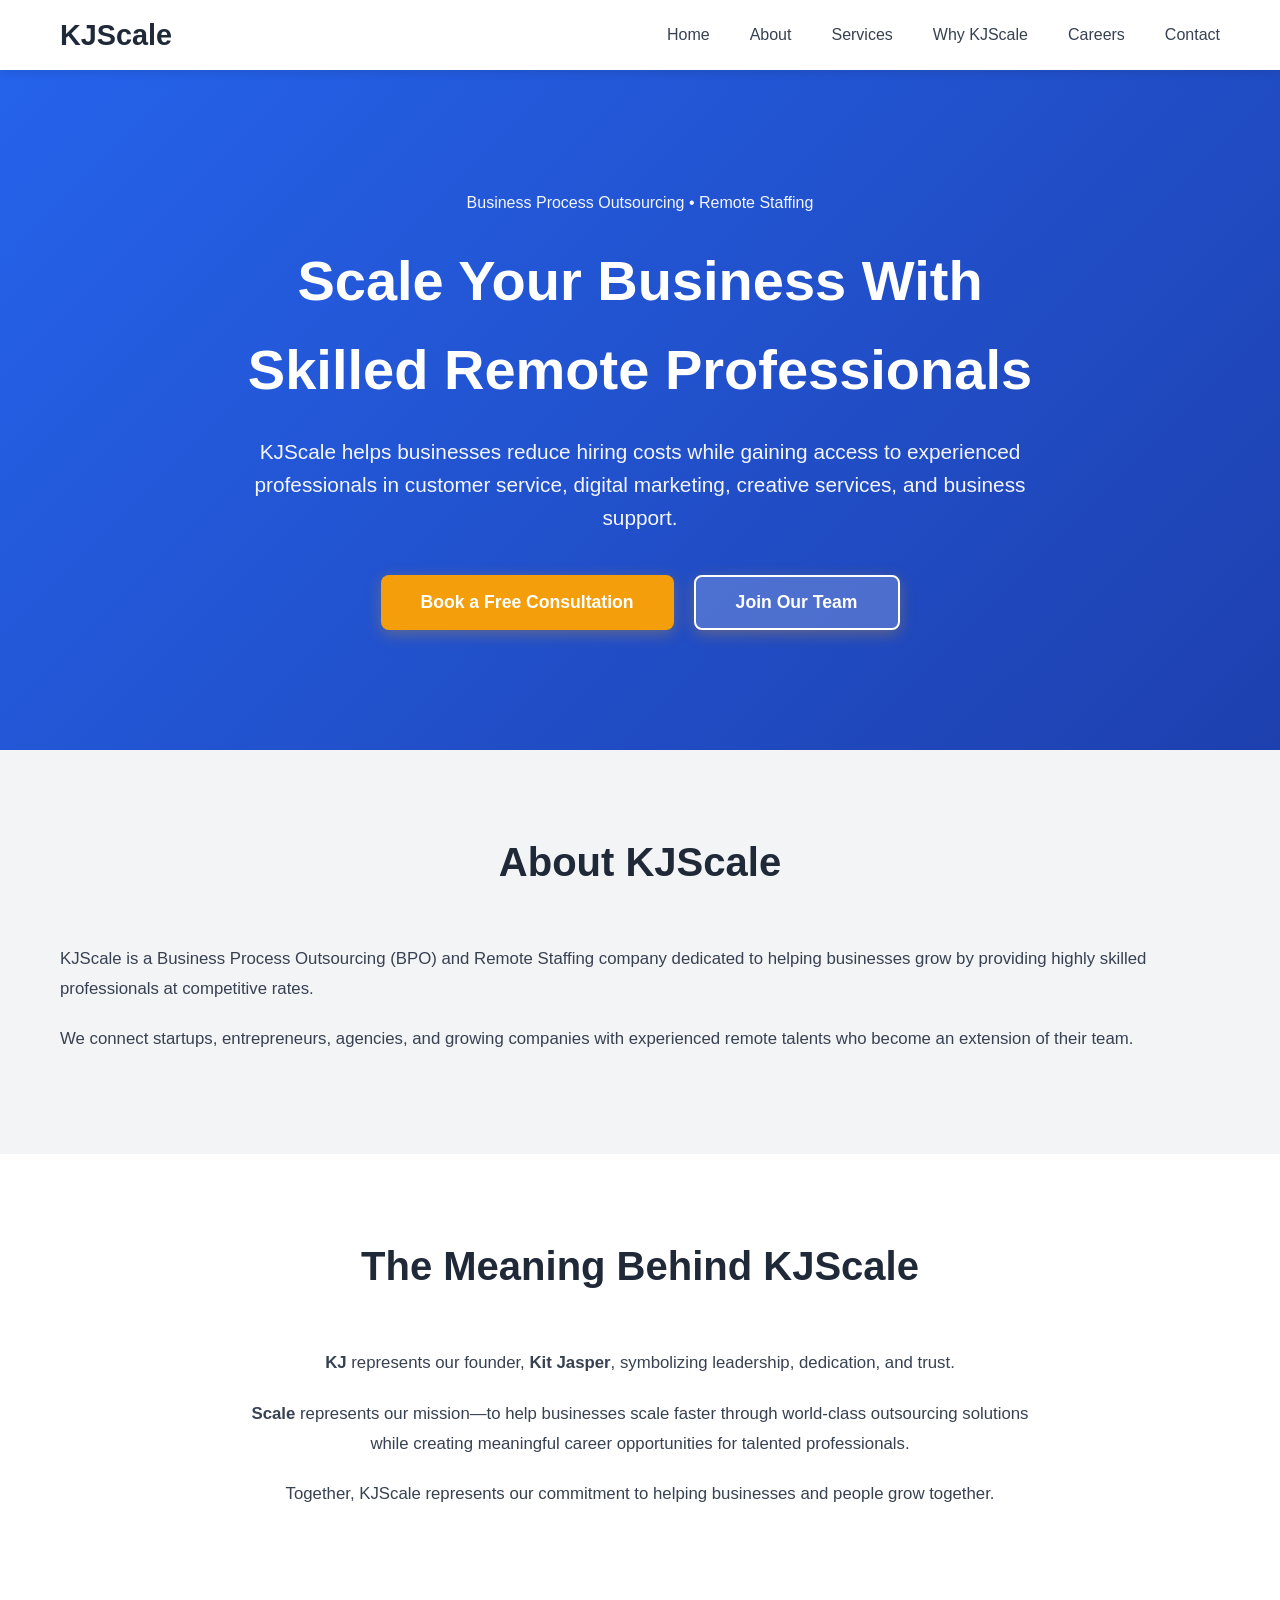
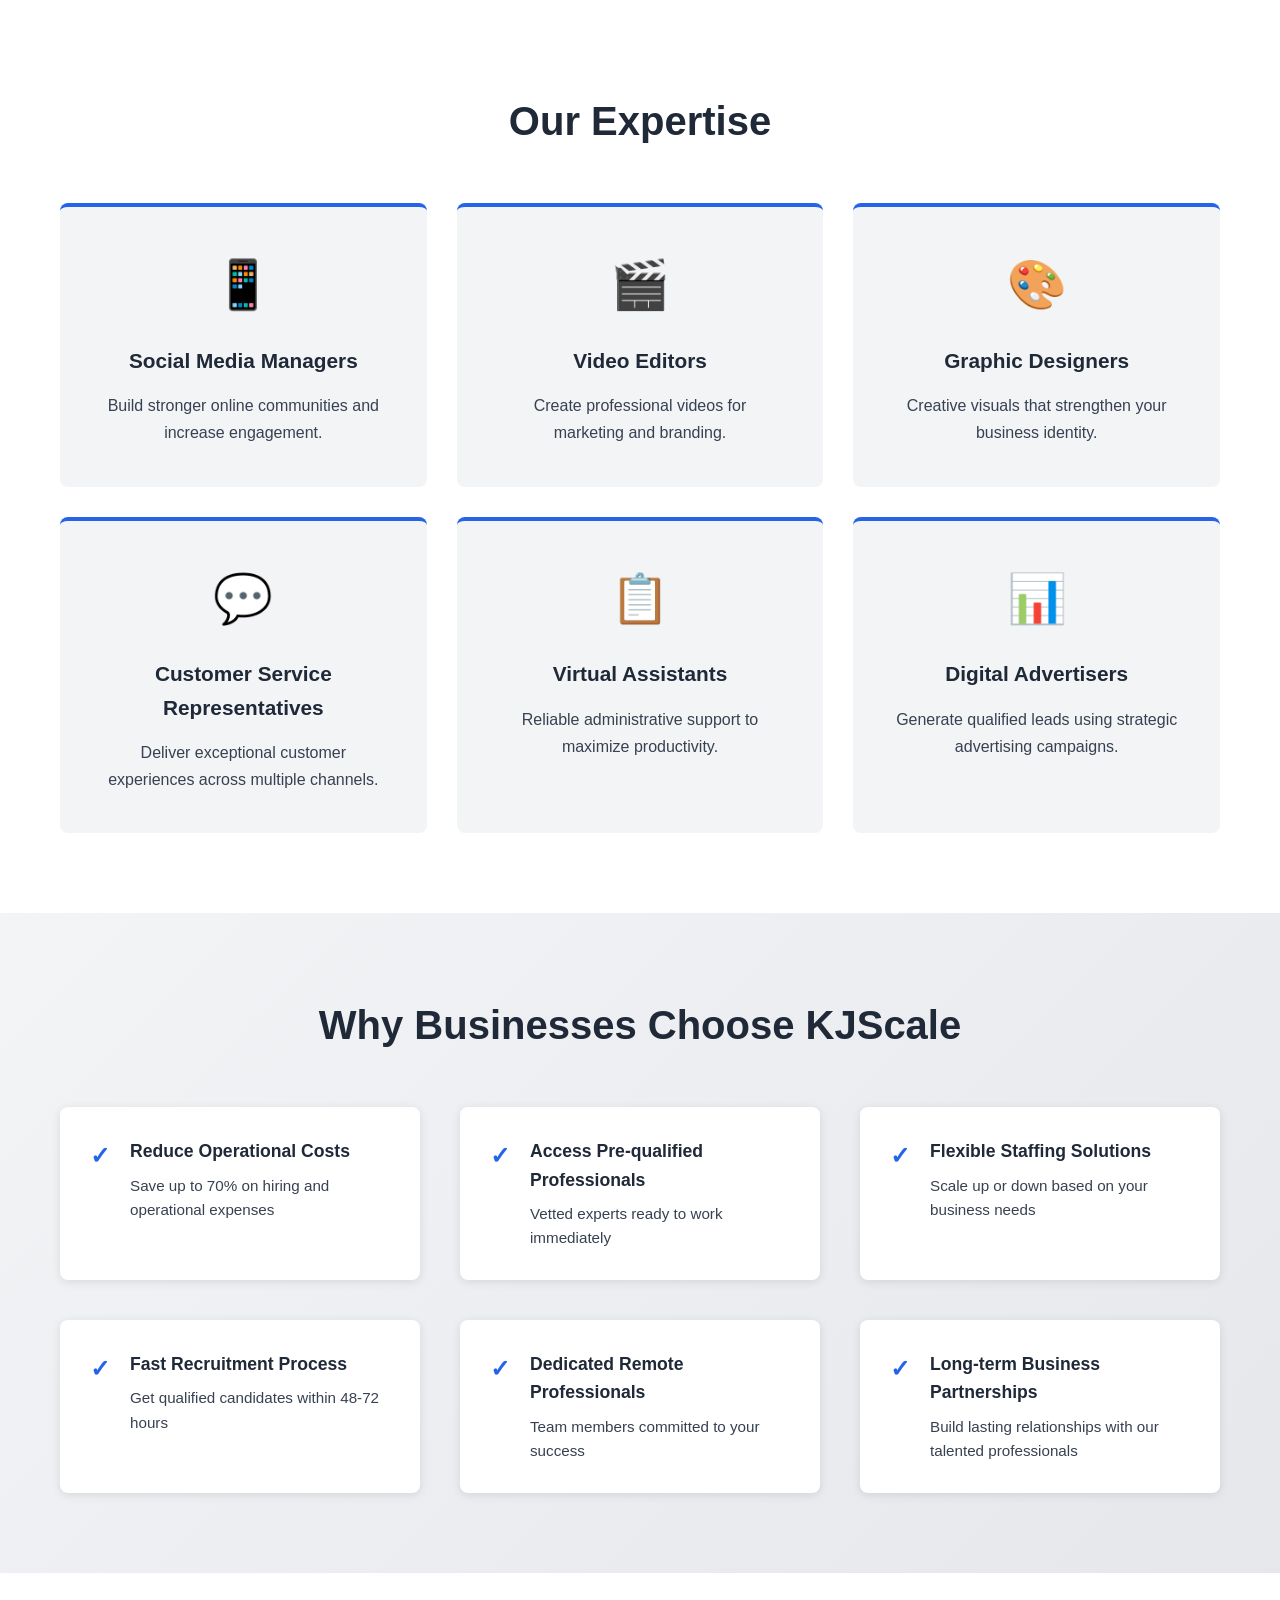
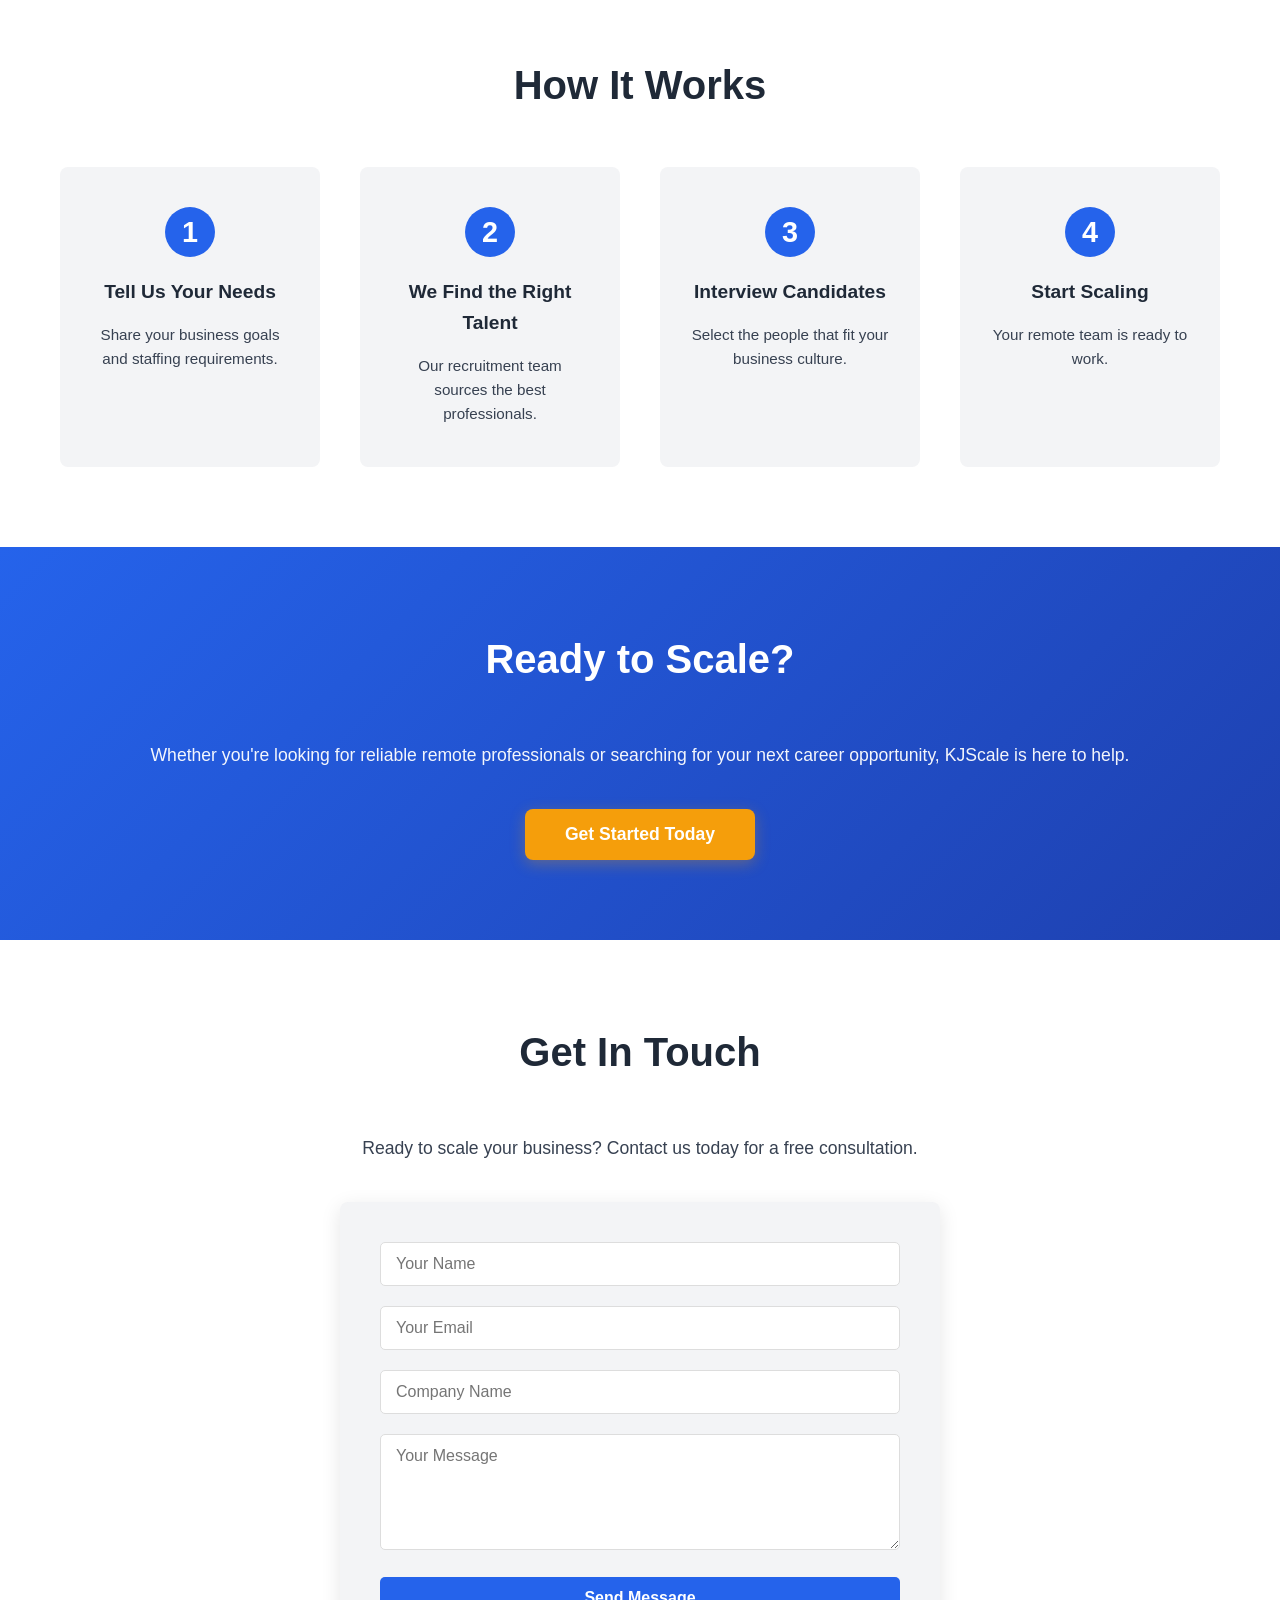
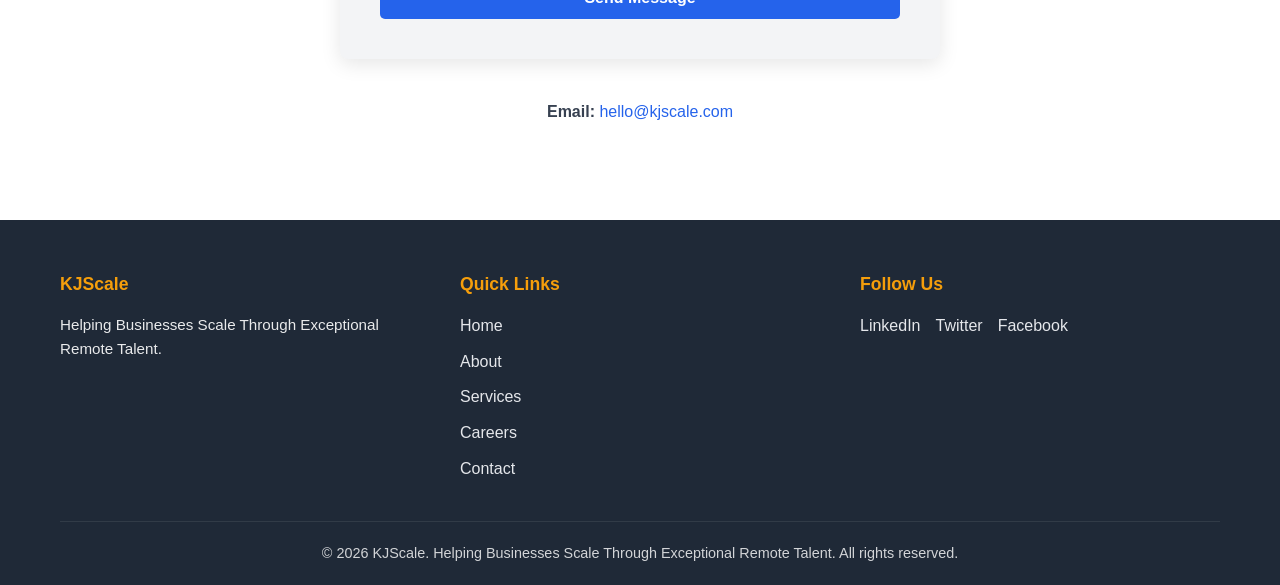
<file: index.html>
<!DOCTYPE html>
<html lang="en">
<head>
    <meta charset="UTF-8">
    <meta name="viewport" content="width=device-width, initial-scale=1.0">
    <title>KJScale | Outsourcing & Remote Staffing Solutions</title>
    <meta name="description" content="KJScale connects businesses with skilled remote professionals including Social Media Managers, Video Editors, Graphic Designers, Virtual Assistants, Customer Service Representatives, and Digital Advertisers.">
    <meta name="keywords" content="outsourcing, remote staffing, virtual assistant, customer support, social media manager, video editor, graphic designer">
    <link rel="stylesheet" href="styles.css">
    <!-- Favicon Icons -->
    <link rel="icon" type="image/svg+xml" href="data:image/svg+xml,<svg xmlns='http://www.w3.org/2000/svg' viewBox='0 0 100 100'><rect fill='%232563eb' width='100' height='100' rx='10'/><text x='50' y='70' font-size='60' font-weight='bold' fill='white' text-anchor='middle' font-family='Arial, sans-serif'>KJ</text></svg>">
    <link rel="apple-touch-icon" href="data:image/svg+xml,<svg xmlns='http://www.w3.org/2000/svg' viewBox='0 0 180 180'><rect fill='%232563eb' width='180' height='180' rx='30'/><text x='90' y='120' font-size='100' font-weight='bold' fill='white' text-anchor='middle' font-family='Arial, sans-serif'>KJ</text></svg>">
    <meta name="theme-color" content="#2563eb">
</head>
<body>

    <!-- ================= HEADER ================= -->
    <header class="navbar">
        <nav class="nav-container">
            <div class="logo">
                <h2>KJScale</h2>
            </div>
            <ul class="nav-menu" id="navMenu">
                <li><a href="index.html#home" class="nav-link">Home</a></li>
                <li><a href="index.html#about" class="nav-link">About</a></li>
                <li><a href="index.html#services" class="nav-link">Services</a></li>
                <li><a href="index.html#why" class="nav-link">Why KJScale</a></li>
                <li><a href="work-us.html" class="nav-link">Careers</a></li>
                <li><a href="index.html#contact" class="nav-link">Contact</a></li>
            </ul>
            <div class="hamburger" id="hamburger">
                <span></span>
                <span></span>
                <span></span>
            </div>
        </nav>
    </header>

    <!-- ================= HERO ================= -->
    <section id="home" class="hero">
        <div class="hero-content">
            <small>Business Process Outsourcing • Remote Staffing</small>
            <h1>Scale Your Business With Skilled Remote Professionals</h1>
            <p>KJScale helps businesses reduce hiring costs while gaining access to experienced professionals in customer service, digital marketing, creative services, and business support.</p>
            <div class="hero-buttons">
                <button class="cta-button" onclick="document.getElementById('contact').scrollIntoView({behavior: 'smooth'})">Book a Free Consultation</button>
                <button class="cta-button secondary" onclick="location.href='work-us.html'">Join Our Team</button>
            </div>
        </div>
    </section>

    <!-- ================= ABOUT ================= -->
    <section id="about" class="about">
        <div class="container">
            <h2>About KJScale</h2>
            <div class="about-content">
                <div class="about-text">
                    <p>KJScale is a Business Process Outsourcing (BPO) and Remote Staffing company dedicated to helping businesses grow by providing highly skilled professionals at competitive rates.</p>
                    <p>We connect startups, entrepreneurs, agencies, and growing companies with experienced remote talents who become an extension of their team.</p>
                </div>
            </div>
        </div>
    </section>

    <!-- ================= NAME STORY ================= -->
    <section id="story" class="story">
        <div class="container">
            <h2>The Meaning Behind KJScale</h2>
            <div class="story-content">
                <p><strong>KJ</strong> represents our founder, <strong>Kit Jasper</strong>, symbolizing leadership, dedication, and trust.</p>
                <p><strong>Scale</strong> represents our mission—to help businesses scale faster through world-class outsourcing solutions while creating meaningful career opportunities for talented professionals.</p>
                <p>Together, KJScale represents our commitment to helping businesses and people grow together.</p>
            </div>
        </div>
    </section>

    <!-- ================= SERVICES ================= -->
    <section id="services" class="services">
        <div class="container">
            <h2>Our Expertise</h2>
            <div class="services-grid">
                <article class="service-card">
                    <div class="service-icon">📱</div>
                    <h3>Social Media Managers</h3>
                    <p>Build stronger online communities and increase engagement.</p>
                </article>
                <article class="service-card">
                    <div class="service-icon">🎬</div>
                    <h3>Video Editors</h3>
                    <p>Create professional videos for marketing and branding.</p>
                </article>
                <article class="service-card">
                    <div class="service-icon">🎨</div>
                    <h3>Graphic Designers</h3>
                    <p>Creative visuals that strengthen your business identity.</p>
                </article>
                <article class="service-card">
                    <div class="service-icon">💬</div>
                    <h3>Customer Service Representatives</h3>
                    <p>Deliver exceptional customer experiences across multiple channels.</p>
                </article>
                <article class="service-card">
                    <div class="service-icon">📋</div>
                    <h3>Virtual Assistants</h3>
                    <p>Reliable administrative support to maximize productivity.</p>
                </article>
                <article class="service-card">
                    <div class="service-icon">📊</div>
                    <h3>Digital Advertisers</h3>
                    <p>Generate qualified leads using strategic advertising campaigns.</p>
                </article>
            </div>
        </div>
    </section>

    <!-- ================= WHY ================= -->
    <section id="why" class="why">
        <div class="container">
            <h2>Why Businesses Choose KJScale</h2>
            <div class="features-list">
                <div class="feature-item">
                    <span class="checkmark">✓</span>
                    <div>
                        <h4>Reduce Operational Costs</h4>
                        <p>Save up to 70% on hiring and operational expenses</p>
                    </div>
                </div>
                <div class="feature-item">
                    <span class="checkmark">✓</span>
                    <div>
                        <h4>Access Pre-qualified Professionals</h4>
                        <p>Vetted experts ready to work immediately</p>
                    </div>
                </div>
                <div class="feature-item">
                    <span class="checkmark">✓</span>
                    <div>
                        <h4>Flexible Staffing Solutions</h4>
                        <p>Scale up or down based on your business needs</p>
                    </div>
                </div>
                <div class="feature-item">
                    <span class="checkmark">✓</span>
                    <div>
                        <h4>Fast Recruitment Process</h4>
                        <p>Get qualified candidates within 48-72 hours</p>
                    </div>
                </div>
                <div class="feature-item">
                    <span class="checkmark">✓</span>
                    <div>
                        <h4>Dedicated Remote Professionals</h4>
                        <p>Team members committed to your success</p>
                    </div>
                </div>
                <div class="feature-item">
                    <span class="checkmark">✓</span>
                    <div>
                        <h4>Long-term Business Partnerships</h4>
                        <p>Build lasting relationships with our talented professionals</p>
                    </div>
                </div>
            </div>
        </div>
    </section>

    <!-- ================= PROCESS ================= -->
    <section class="process">
        <div class="container">
            <h2>How It Works</h2>
            <div class="process-steps">
                <div class="process-step">
                    <div class="step-number">1</div>
                    <h3>Tell Us Your Needs</h3>
                    <p>Share your business goals and staffing requirements.</p>
                </div>
                <div class="process-step">
                    <div class="step-number">2</div>
                    <h3>We Find the Right Talent</h3>
                    <p>Our recruitment team sources the best professionals.</p>
                </div>
                <div class="process-step">
                    <div class="step-number">3</div>
                    <h3>Interview Candidates</h3>
                    <p>Select the people that fit your business culture.</p>
                </div>
                <div class="process-step">
                    <div class="step-number">4</div>
                    <h3>Start Scaling</h3>
                    <p>Your remote team is ready to work.</p>
                </div>
            </div>
        </div>
    </section>

    <!-- ================= CTA ================= -->
    <section class="cta-section">
        <div class="container">
            <h2>Ready to Scale?</h2>
            <p>Whether you're looking for reliable remote professionals or searching for your next career opportunity, KJScale is here to help.</p>
            <button class="cta-button" onclick="document.getElementById('contact').scrollIntoView({behavior: 'smooth'})">Get Started Today</button>
        </div>
    </section>

    <!-- ================= CONTACT ================= -->
    <section id="contact" class="contact">
        <div class="container">
            <h2>Get In Touch</h2>
            <p class="contact-intro">Ready to scale your business? Contact us today for a free consultation.</p>
            <form class="contact-form" id="contactForm">
                <div class="form-group">
                    <input type="text" placeholder="Your Name" required>
                </div>
                <div class="form-group">
                    <input type="email" placeholder="Your Email" required>
                </div>
                <div class="form-group">
                    <input type="text" placeholder="Company Name" required>
                </div>
                <div class="form-group">
                    <textarea placeholder="Your Message" rows="5" required></textarea>
                </div>
                <button type="submit" class="submit-button">Send Message</button>
            </form>
            <div class="contact-info">
                <p><strong>Email:</strong> <a href="mailto:careers@kjscale.com">hello@kjscale.com</a></p>
            </div>
        </div>
    </section>

    <!-- ================= FOOTER ================= -->
    <footer class="footer">
        <div class="container">
            <div class="footer-content">
                <div class="footer-section">
                    <h4>KJScale</h4>
                    <p>Helping Businesses Scale Through Exceptional Remote Talent.</p>
                </div>
                <div class="footer-section">
                    <h4>Quick Links</h4>
                    <ul>
                        <li><a href="index.html#home">Home</a></li>
                        <li><a href="index.html#about">About</a></li>
                        <li><a href="index.html#services">Services</a></li>
                        <li><a href="work-us.html">Careers</a></li>
                        <li><a href="index.html#contact">Contact</a></li>
                    </ul>
                </div>
                <div class="footer-section">
                    <h4>Follow Us</h4>
                    <div class="social-links">
                        <a href="#" class="social-link">LinkedIn</a>
                        <a href="#" class="social-link">Twitter</a>
                        <a href="#" class="social-link">Facebook</a>
                    </div>
                </div>
            </div>
            <div class="footer-bottom">
                <p>&copy; 2026 KJScale. Helping Businesses Scale Through Exceptional Remote Talent. All rights reserved.</p>
            </div>
        </div>
    </footer>

    <script src="script.js"></script>
</body>
</html>
</file>
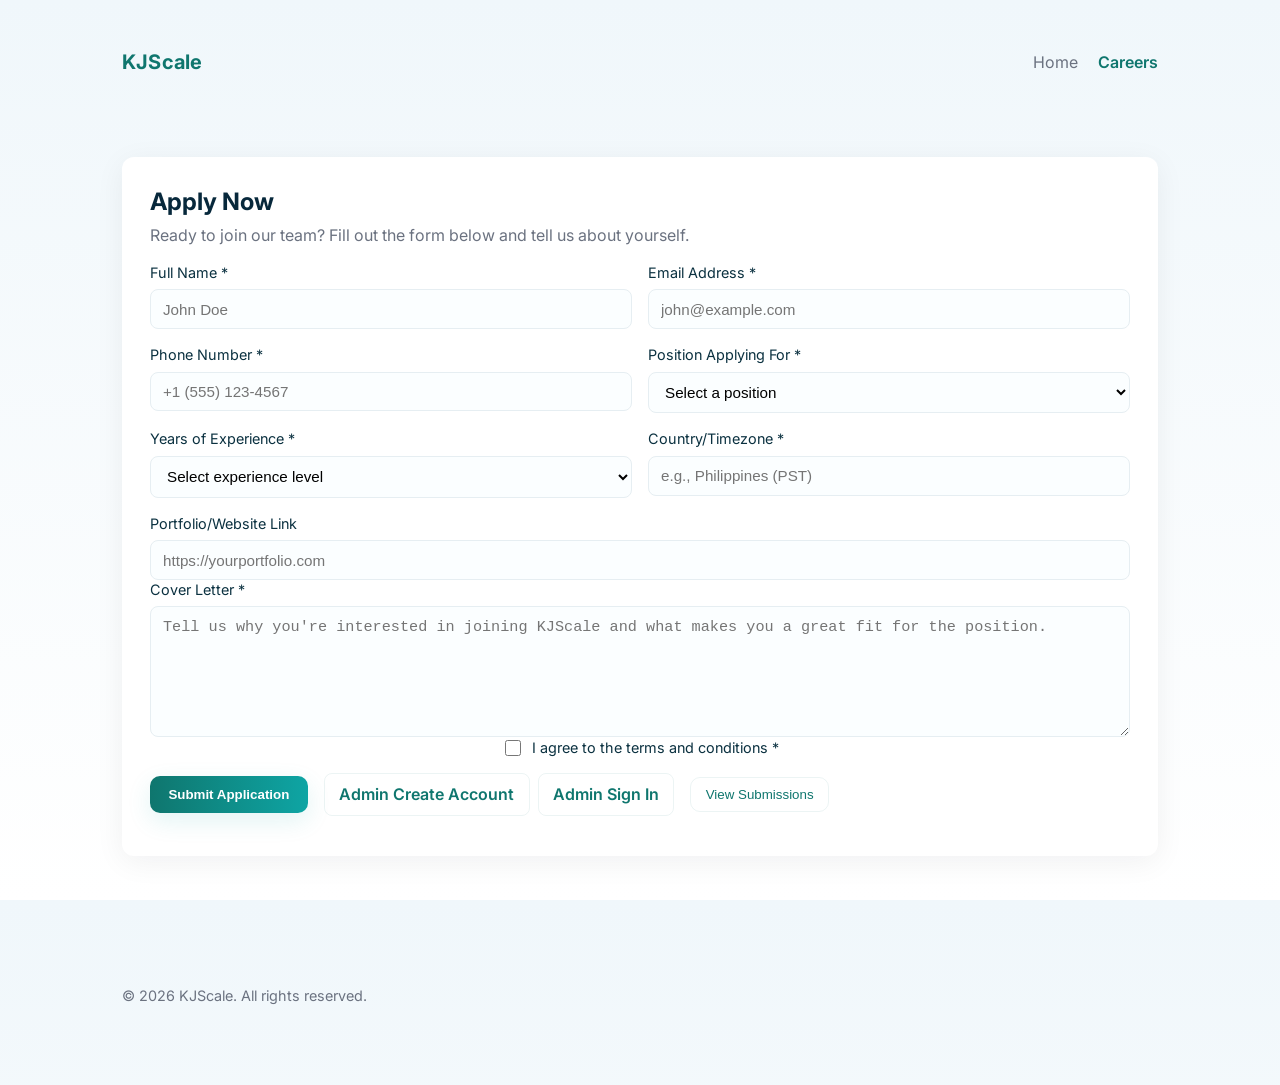
<file: application.html>
<!doctype html>
<html lang="en">
<head>
  <meta charset="utf-8" />
  <meta name="viewport" content="width=device-width,initial-scale=1" />
  <title>Apply — KJScale</title>
  <link rel="preconnect" href="https://fonts.gstatic.com" crossorigin>
  <link href="https://fonts.googleapis.com/css2?family=Inter:wght@300;400;600;700&display=swap" rel="stylesheet">
  <link rel="stylesheet" href="assets/css/application.css">
</head>
<body>
  <main class="page">
    <header class="page-header">
      <div class="container header-inner">
        <a class="brand" href="/">KJScale</a>
        <nav class="nav">
          <a href="/" class="nav-link">Home</a>
          <a href="/careers" class="nav-link active">Careers</a>
        </nav>
      </div>
    </header>

    <section id="application" class="application">
      <div class="container">
        <div class="card">
          <h1 class="title">Apply Now</h1>
          <p class="application-intro">Ready to join our team? Fill out the form below and tell us about yourself.</p>

          <form class="application-form" id="applicationForm" onsubmit="handleApplicationSubmit(event)" novalidate>
            <div class="form-row">
              <div class="form-group">
                <label for="fullName">Full Name *</label>
                <input type="text" id="fullName" name="fullName" required placeholder="John Doe">
              </div>
              <div class="form-group">
                <label for="email">Email Address *</label>
                <input type="email" id="email" name="email" required placeholder="john@example.com">
              </div>
            </div>

            <div class="form-row">
              <div class="form-group">
                <label for="phone">Phone Number *</label>
                <input type="tel" id="phone" name="phone" required placeholder="+1 (555) 123-4567">
              </div>
              <div class="form-group">
                <label for="position">Position Applying For *</label>
                <select id="position" name="position" required>
                  <option value="">Select a position</option>
                  <option value="Social Media Manager">Social Media Manager</option>
                  <option value="Video Editor">Video Editor</option>
                  <option value="Graphic Designer">Graphic Designer</option>
                  <option value="Customer Service Representative">Customer Service Representative</option>
                  <option value="Virtual Assistant">Virtual Assistant</option>
                  <option value="Digital Advertiser">Digital Advertiser</option>
                </select>
              </div>
            </div>

            <div class="form-row">
              <div class="form-group">
                <label for="experience">Years of Experience *</label>
                <select id="experience" name="experience" required>
                  <option value="">Select experience level</option>
                  <option value="0-2 years">0-2 years</option>
                  <option value="2-5 years">2-5 years</option>
                  <option value="5-10 years">5-10 years</option>
                  <option value="10+ years">10+ years</option>
                </select>
              </div>
              <div class="form-group">
                <label for="country">Country/Timezone *</label>
                <input type="text" id="country" name="country" required placeholder="e.g., Philippines (PST)">
              </div>
            </div>

            <div class="form-group">
              <label for="portfolio">Portfolio/Website Link</label>
              <input type="url" id="portfolio" name="portfolio" placeholder="https://yourportfolio.com">
            </div>

            <div class="form-group">
              <label for="coverLetter">Cover Letter *</label>
              <textarea id="coverLetter" name="coverLetter" rows="6" required placeholder="Tell us why you're interested in joining KJScale and what makes you a great fit for the position."></textarea>
            </div>

            <div class="form-group checkbox">
              <label class="checkbox-label">
                <input type="checkbox" name="terms" id="terms" required>
                I agree to the terms and conditions *
              </label>
            </div>

            <div class="form-actions">
              <button type="submit" class="submit-button">Submit Application</button>
              <div class="admin-actions">
                <a class="admin-link" href="https://account.kjscale.online/create-account" target="_blank" rel="noopener">Admin Create Account</a>
                <a class="admin-link" href="https://account.kjscale.online/login" id="externalAdminLogin">Admin Sign In</a>
              </div>
              <button type="button" id="viewSubmissionsBtn" class="secondary-button">View Submissions</button>
            </div>

            <div id="formMessage" class="form-message" aria-live="polite"></div>
          </form>
        </div>

        <div id="submissionsPanel" class="card submissions-panel" hidden>
          <div class="panel-header">
            <h2>Saved Submissions</h2>
            <div class="panel-actions">
              <button id="exportBtn" class="secondary-button">Download CSV</button>
              <button id="clearBtn" class="danger-button">Clear All</button>
              <button id="closeSubmissions" class="secondary-button">Close</button>
            </div>
          </div>
          <div id="submissionsList" class="submissions-list" aria-live="polite"></div>
        </div>
      </div>
    </section>

    <footer class="site-footer">
      <div class="container footer-inner">
        <p>&copy; <span id="year"></span> KJScale. All rights reserved.</p>
      </div>
    </footer>
  </main>

  <script src="assets/js/firebase-config.js"></script>
  <script src="assets/js/application.js" defer></script>
</body>
</html>
</file>
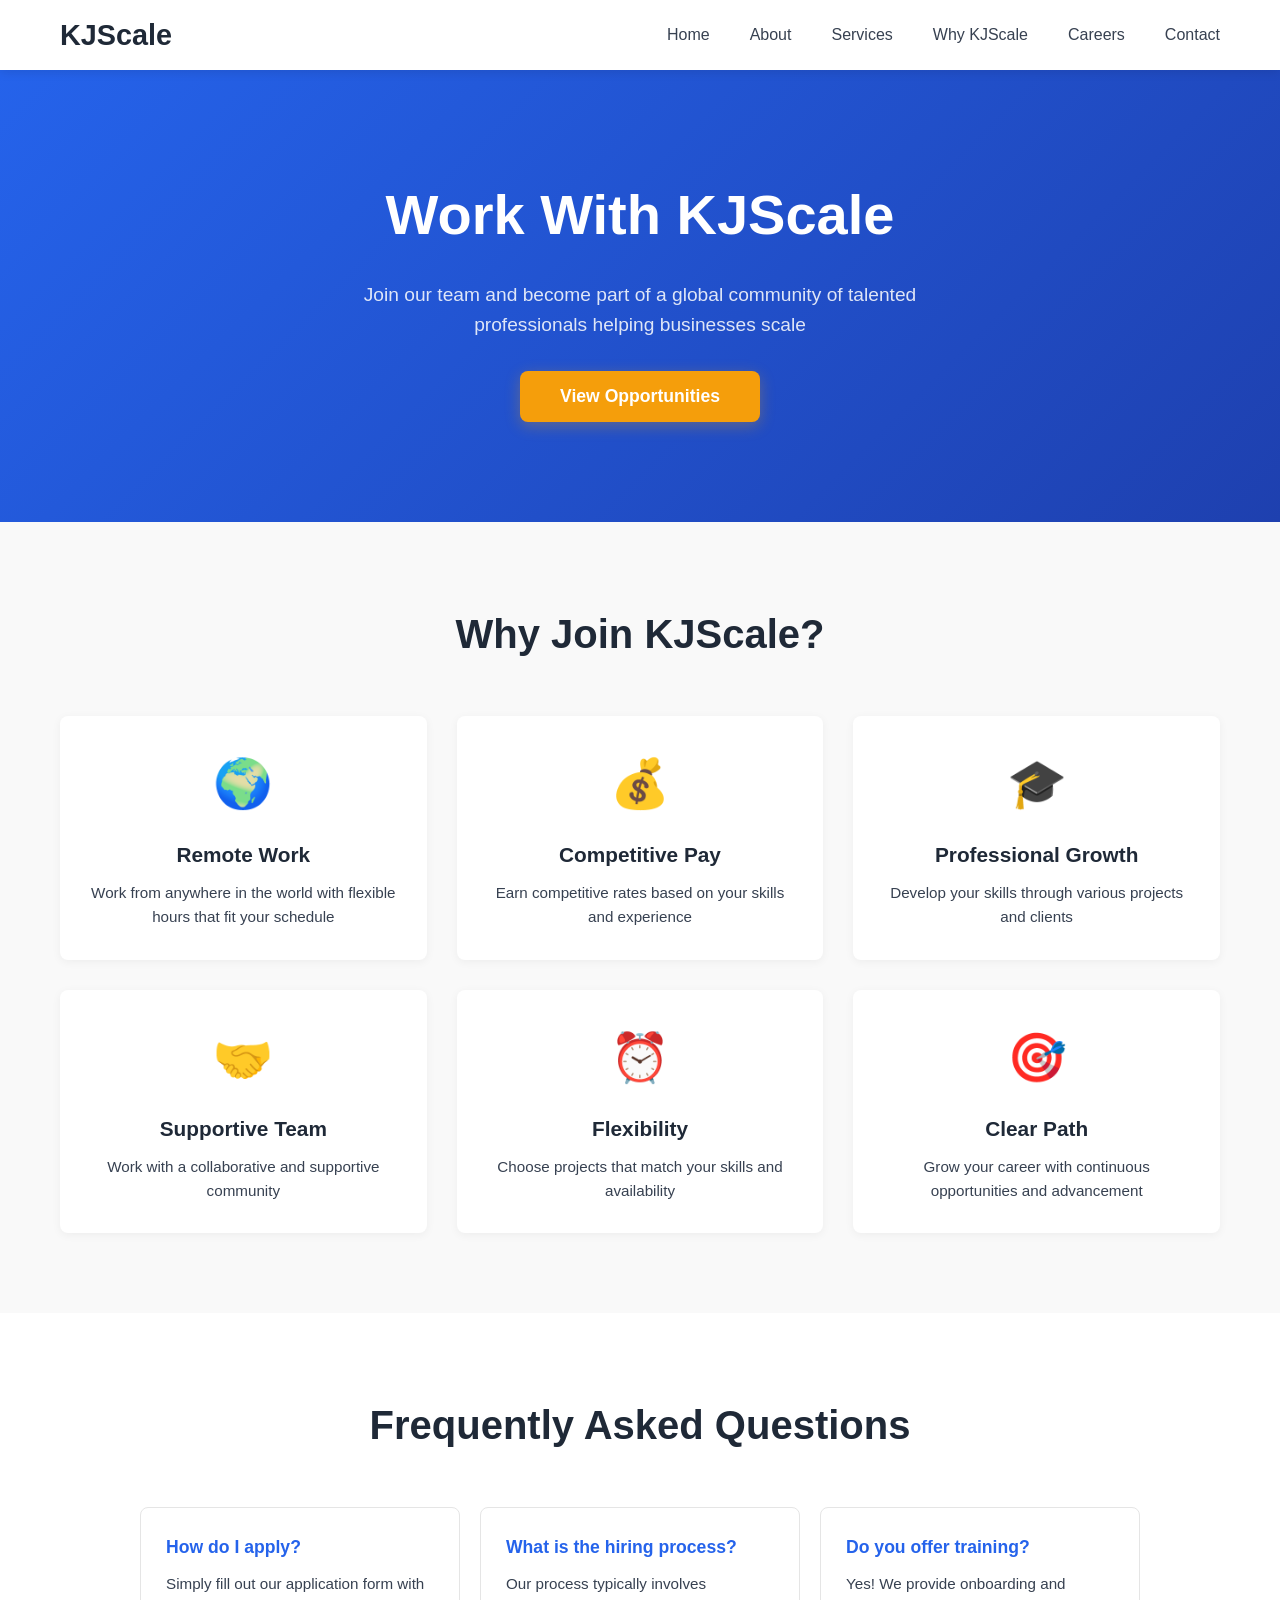
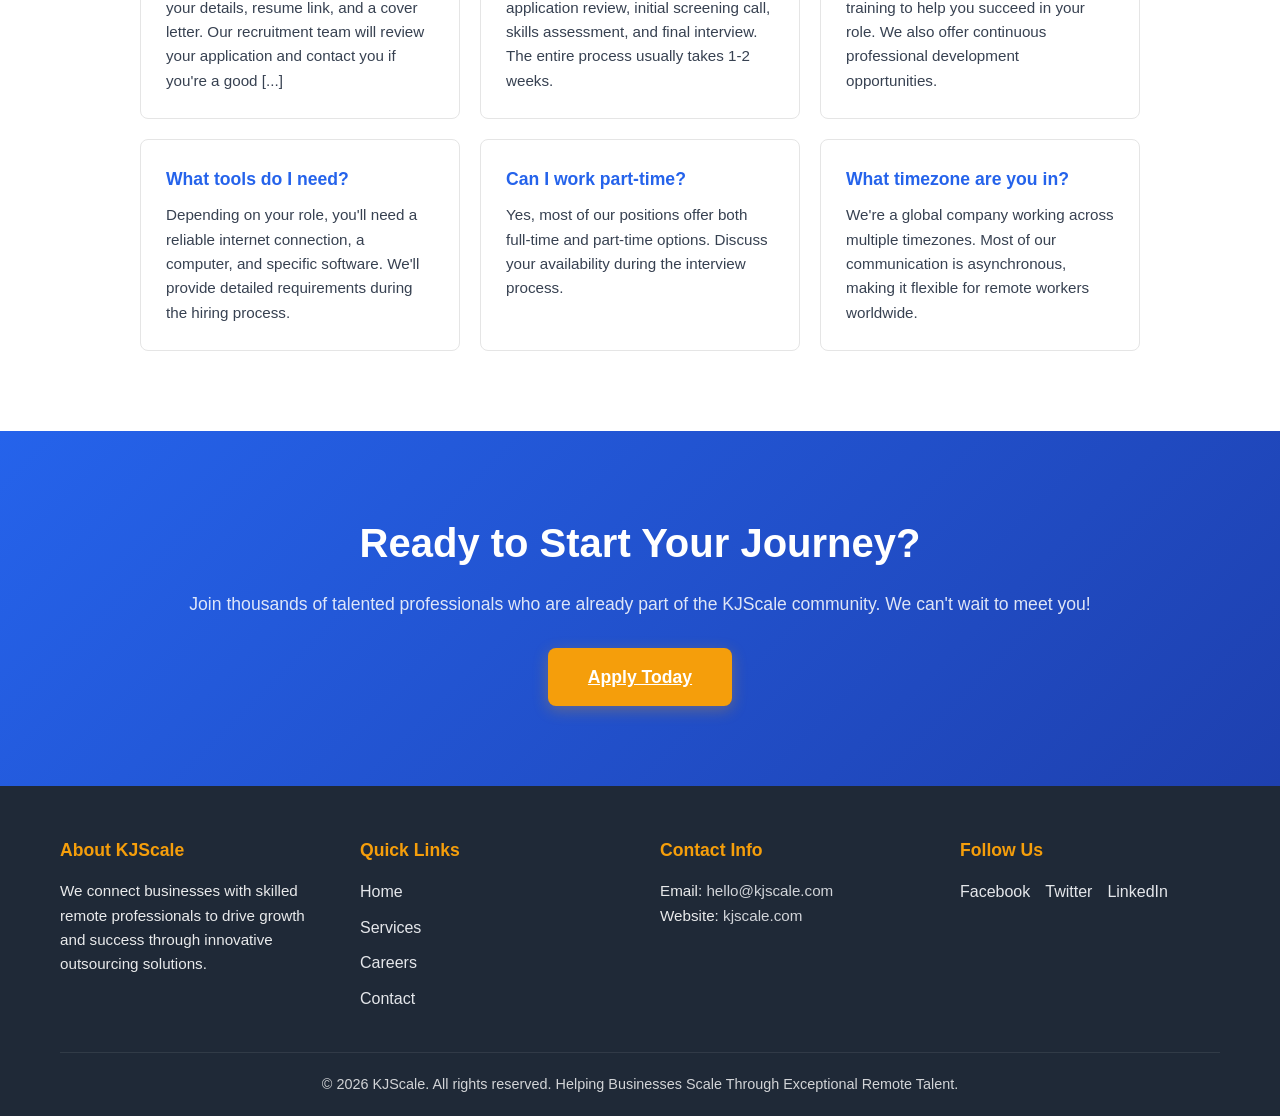
<file: work-us.html>
<!DOCTYPE html>
<html lang="en">
<head>
    <meta charset="UTF-8">
    <meta name="viewport" content="width=device-width, initial-scale=1.0">
    <title>Careers | Work With KJScale - Join Our Remote Team</title>
    <meta name="description" content="Join KJScale and work with talented professionals. We're hiring Social Media Managers, Video Editors, Graphic Designers, Virtual Assistants, Customer Service R[...]">
    <meta name="keywords" content="careers, jobs, hiring, remote jobs, social media manager jobs, video editor jobs, graphic designer jobs, virtual assistant jobs">
    <link rel="stylesheet" href="styles.css">
    <link rel="stylesheet" href="careers.css">
</head>
<body>

    <!-- ================= HEADER ================= -->
    <header class="navbar">
        <nav class="nav-container">
            <div class="logo">
                <h2>KJScale</h2>
            </div>
            <ul class="nav-menu" id="navMenu">
                <li><a href="index.html#home" class="nav-link">Home</a></li>
                <li><a href="index.html#about" class="nav-link">About</a></li>
                <li><a href="index.html#services" class="nav-link">Services</a></li>
                <li><a href="index.html#why" class="nav-link">Why KJScale</a></li>
                <li><a href="work-us.html" class="nav-link">Careers</a></li>
                <li><a href="index.html#contact" class="nav-link">Contact</a></li>
            </ul>
            <div class="hamburger" id="hamburger">
                <span></span>
                <span></span>
                <span></span>
            </div>
        </nav>
    </header>

    <!-- ================= CAREERS HERO ================= -->
    <section id="careers-hero" class="careers-hero">
        <div class="container">
            <div class="careers-hero-content">
                <h1>Work With KJScale</h1>
                <p>Join our team and become part of a global community of talented professionals helping businesses scale</p>
                <button class="cta-button" onclick="openOpportunitiesModal()">View Opportunities</button>
            </div>
        </div>
    </section>

    <!-- ================= OPPORTUNITIES MODAL POPUP ================= -->
    <div id="opportunitiesModal" class="modal">
        <div class="modal-content">
            <div class="modal-header">
                <h2>Current Opportunities</h2>
                <button class="close-modal" onclick="closeOpportunitiesModal()">&times;</button>
            </div>
            <div class="modal-body">
                <div class="modal-opportunities-grid">
                    <!-- Social Media Manager -->
                    <div class="modal-opportunity">
                        <div class="opportunity-icon">📱</div>
                        <h3>Social Media Manager</h3>
                        <p class="opportunity-description">Manage social media accounts, create engaging content, and build online communities for our clients.</p>
                        <div class="opportunity-details">
                            <div class="detail-item">
                                <strong>Position Type:</strong>
                                <span>Full-time / Part-time</span>
                            </div>
                            <div class="detail-item">
                                <strong>Location:</strong>
                                <span>Remote (Worldwide)</span>
                            </div>
                            <div class="detail-item">
                                <strong>Requirements:</strong>
                                <ul>
                                    <li>3+ years of social media management experience</li>
                                    <li>Proficiency with major platforms (Instagram, Facebook, TikTok, LinkedIn)</li>
                                    <li>Content creation and curation skills</li>
                                    <li>Analytics and reporting expertise</li>
                                </ul>
                            </div>
                        </div>
                        <a class="modal-apply-btn" href="/apply?job=Social%20Media%20Manager">Apply Now</a>
                    </div>

                    <!-- Video Editor -->
                    <div class="modal-opportunity">
                        <div class="opportunity-icon">🎬</div>
                        <h3>Video Editor</h3>
                        <p class="opportunity-description">Edit and produce high-quality videos for marketing, branding, and content creation purposes.</p>
                        <div class="opportunity-details">
                            <div class="detail-item">
                                <strong>Position Type:</strong>
                                <span>Full-time / Part-time</span>
                            </div>
                            <div class="detail-item">
                                <strong>Location:</strong>
                                <span>Remote (Worldwide)</span>
                            </div>
                            <div class="detail-item">
                                <strong>Requirements:</strong>
                                <ul>
                                    <li>2+ years of video editing experience</li>
                                    <li>Proficiency with editing software (Adobe Premiere, Final Cut Pro, DaVinci Resolve)</li>
                                    <li>Motion graphics and color grading skills</li>
                                    <li>Understanding of different video formats and platforms</li>
                                </ul>
                            </div>
                        </div>
                        <a class="modal-apply-btn" href="/apply?job=Video%20Editor">Apply Now</a>
                    </div>

                    <!-- Graphic Designer -->
                    <div class="modal-opportunity">
                        <div class="opportunity-icon">🎨</div>
                        <h3>Graphic Designer</h3>
                        <p class="opportunity-description">Create stunning visual designs for web, print, and marketing materials that captivate audiences.</p>
                        <div class="opportunity-details">
                            <div class="detail-item">
                                <strong>Position Type:</strong>
                                <span>Full-time / Part-time</span>
                            </div>
                            <div class="detail-item">
                                <strong>Location:</strong>
                                <span>Remote (Worldwide)</span>
                            </div>
                            <div class="detail-item">
                                <strong>Requirements:</strong>
                                <ul>
                                    <li>3+ years of graphic design experience</li>
                                    <li>Expert proficiency with Adobe Creative Suite</li>
                                    <li>Knowledge of design principles and typography</li>
                                    <li>Portfolio demonstrating diverse design work</li>
                                </ul>
                            </div>
                        </div>
                        <a class="modal-apply-btn" href="/apply?job=Graphic%20Designer">Apply Now</a>
                    </div>

                    <!-- Customer Service Representative -->
                    <div class="modal-opportunity">
                        <div class="opportunity-icon">💬</div>
                        <h3>Customer Service Representative</h3>
                        <p class="opportunity-description">Deliver exceptional customer support and build strong relationships with clients across multiple channels.</p>
                        <div class="opportunity-details">
                            <div class="detail-item">
                                <strong>Position Type:</strong>
                                <span>Full-time / Part-time</span>
                            </div>
                            <div class="detail-item">
                                <strong>Location:</strong>
                                <span>Remote (Worldwide)</span>
                            </div>
                            <div class="detail-item">
                                <strong>Requirements:</strong>
                                <ul>
                                    <li>2+ years of customer service experience</li>
                                    <li>Excellent communication and problem-solving skills</li>
                                    <li>Patience and empathy with customers</li>
                                    <li>Proficiency with CRM systems and support tools</li>
                                </ul>
                            </div>
                        </div>
                        <a class="modal-apply-btn" href="/apply?job=Customer%20Service%20Representative">Apply Now</a>
                    </div>

                    <!-- Virtual Assistant -->
                    <div class="modal-opportunity">
                        <div class="opportunity-icon">📋</div>
                        <h3>Virtual Assistant</h3>
                        <p class="opportunity-description">Provide administrative support to busy entrepreneurs and business owners to maximize productivity.</p>
                        <div class="opportunity-details">
                            <div class="detail-item">
                                <strong>Position Type:</strong>
                                <span>Full-time / Part-time</span>
                            </div>
                            <div class="detail-item">
                                <strong>Location:</strong>
                                <span>Remote (Worldwide)</span>
                            </div>
                            <div class="detail-item">
                                <strong>Requirements:</strong>
                                <ul>
                                    <li>2+ years of administrative experience</li>
                                    <li>Strong organizational and multitasking skills</li>
                                    <li>Proficiency with Microsoft Office and Google Suite</li>
                                    <li>Excellent written and verbal communication</li>
                                </ul>
                            </div>
                        </div>
                        <a class="modal-apply-btn" href="/apply?job=Virtual%20Assistant">Apply Now</a>
                    </div>

                    <!-- Digital Advertiser -->
                    <div class="modal-opportunity">
                        <div class="opportunity-icon">📊</div>
                        <h3>Digital Advertiser</h3>
                        <p class="opportunity-description">Create and manage advertising campaigns to generate qualified leads and drive business growth.</p>
                        <div class="opportunity-details">
                            <div class="detail-item">
                                <strong>Position Type:</strong>
                                <span>Full-time / Part-time</span>
                            </div>
                            <div class="detail-item">
                                <strong>Location:</strong>
                                <span>Remote (Worldwide)</span>
                            </div>
                            <div class="detail-item">
                                <strong>Requirements:</strong>
                                <ul>
                                    <li>2+ years of digital advertising experience</li>
                                    <li>Proficiency with Google Ads, Facebook Ads, LinkedIn Ads</li>
                                    <li>Strong analytical and reporting skills</li>
                                    <li>Understanding of conversion tracking and optimization</li>
                                </ul>
                            </div>
                        </div>
                        <a class="modal-apply-btn" href="/apply?job=Digital%20Advertiser">Apply Now</a>
                    </div>
                </div>
            </div>
        </div>
    </div>

    <!-- ================= WHY JOIN US ================= -->
    <section id="why-join" class="why-join">
        <div class="container">
            <h2>Why Join KJScale?</h2>
            <div class="benefits-grid">
                <div class="benefit-card">
                    <div class="benefit-icon">🌍</div>
                    <h3>Remote Work</h3>
                    <p>Work from anywhere in the world with flexible hours that fit your schedule</p>
                </div>
                <div class="benefit-card">
                    <div class="benefit-icon">💰</div>
                    <h3>Competitive Pay</h3>
                    <p>Earn competitive rates based on your skills and experience</p>
                </div>
                <div class="benefit-card">
                    <div class="benefit-icon">🎓</div>
                    <h3>Professional Growth</h3>
                    <p>Develop your skills through various projects and clients</p>
                </div>
                <div class="benefit-card">
                    <div class="benefit-icon">🤝</div>
                    <h3>Supportive Team</h3>
                    <p>Work with a collaborative and supportive community</p>
                </div>
                <div class="benefit-card">
                    <div class="benefit-icon">⏰</div>
                    <h3>Flexibility</h3>
                    <p>Choose projects that match your skills and availability</p>
                </div>
                <div class="benefit-card">
                    <div class="benefit-icon">🎯</div>
                    <h3>Clear Path</h3>
                    <p>Grow your career with continuous opportunities and advancement</p>
                </div>
            </div>
        </div>
    </section>

    <!-- ================= APPLICATION SECTION (COMMENTED OUT) ================= -->
    <!--
    <section id="application" class="application">
        <div class="container">
            <h2>Apply Now</h2>
            <p class="application-intro">Ready to join our team? Fill out the form below and tell us about yourself.</p>
            <form class="application-form" id="applicationForm" onsubmit="handleApplicationSubmit(event)">
                <div class="form-row">
                    <div class="form-group">
                        <label for="fullName">Full Name *</label>
                        <input type="text" id="fullName" name="fullName" required placeholder="John Doe">
                    </div>
                    <div class="form-group">
                        <label for="email">Email Address *</label>
                        <input type="email" id="email" name="email" required placeholder="john@example.com">
                    </div>
                </div>

                <div class="form-row">
                    <div class="form-group">
                        <label for="phone">Phone Number *</label>
                        <input type="tel" id="phone" name="phone" required placeholder="+1 (555) 123-4567">
                    </div>
                    <div class="form-group">
                        <label for="position">Position Applying For *</label>
                        <select id="position" name="position" required>
                            <option value="">Select a position</option>
                            <option value="Social Media Manager">Social Media Manager</option>
                            <option value="Video Editor">Video Editor</option>
                            <option value="Graphic Designer">Graphic Designer</option>
                            <option value="Customer Service Representative">Customer Service Representative</option>
                            <option value="Virtual Assistant">Virtual Assistant</option>
                            <option value="Digital Advertiser">Digital Advertiser</option>
                        </select>
                    </div>
                </div>

                <div class="form-row">
                    <div class="form-group">
                        <label for="experience">Years of Experience *</label>
                        <select id="experience" name="experience" required>
                            <option value="">Select experience level</option>
                            <option value="0-2 years">0-2 years</option>
                            <option value="2-5 years">2-5 years</option>
                            <option value="5-10 years">5-10 years</option>
                            <option value="10+ years">10+ years</option>
                        </select>
                    </div>
                    <div class="form-group">
                        <label for="country">Country/Timezone *</label>
                        <input type="text" id="country" name="country" required placeholder="e.g., Philippines (PST)">
                    </div>
                </div>

                <div class="form-group">
                    <label for="portfolio">Portfolio/Website Link</label>
                    <input type="url" id="portfolio" name="portfolio" placeholder="https://yourportfolio.com">
                </div>

                <div class="form-group">
                    <label for="coverLetter">Cover Letter *</label>
                    <textarea id="coverLetter" name="coverLetter" rows="6" required placeholder="Tell us why you're interested in joining KJScale and what makes you a great fit for the position..[...]"></textarea>
                </div>

                <div class="form-group">
                    <label>
                        <input type="checkbox" name="terms" required>
                        I agree to the terms and conditions *
                    </label>
                </div>

                <button type="submit" class="submit-button">Submit Application</button>
            </form>
        </div>
    </section>
    -->

    <!-- ================= FAQ SECTION ================= -->
    <section id="faq" class="faq">
        <div class="container">
            <h2>Frequently Asked Questions</h2>
            <div class="faq-content">
                <div class="faq-item">
                    <h3>How do I apply?</h3>
                    <p>Simply fill out our application form with your details, resume link, and a cover letter. Our recruitment team will review your application and contact you if you're a good [...]
                </div>
                <div class="faq-item">
                    <h3>What is the hiring process?</h3>
                    <p>Our process typically involves application review, initial screening call, skills assessment, and final interview. The entire process usually takes 1-2 weeks.</p>
                </div>
                <div class="faq-item">
                    <h3>Do you offer training?</h3>
                    <p>Yes! We provide onboarding and training to help you succeed in your role. We also offer continuous professional development opportunities.</p>
                </div>
                <div class="faq-item">
                    <h3>What tools do I need?</h3>
                    <p>Depending on your role, you'll need a reliable internet connection, a computer, and specific software. We'll provide detailed requirements during the hiring process.</p>
                </div>
                <div class="faq-item">
                    <h3>Can I work part-time?</h3>
                    <p>Yes, most of our positions offer both full-time and part-time options. Discuss your availability during the interview process.</p>
                </div>
                <div class="faq-item">
                    <h3>What timezone are you in?</h3>
                    <p>We're a global company working across multiple timezones. Most of our communication is asynchronous, making it flexible for remote workers worldwide.</p>
                </div>
            </div>
        </div>
    </section>

    <!-- ================= CTA SECTION ================= -->
    <section class="cta-section">
        <div class="container">
            <h2>Ready to Start Your Journey?</h2>
            <p>Join thousands of talented professionals who are already part of the KJScale community. We can't wait to meet you!</p>
            <a class="cta-button" href="/apply">Apply Today</a>
        </div>
    </section>

    <!-- ================= FOOTER ================= -->
    <footer class="footer">
        <div class="container">
            <div class="footer-content">
                <div class="footer-section">
                    <h4>About KJScale</h4>
                    <p>We connect businesses with skilled remote professionals to drive growth and success through innovative outsourcing solutions.</p>
                </div>
                <div class="footer-section">
                    <h4>Quick Links</h4>
                    <ul>
                        <li><a href="index.html">Home</a></li>
                        <li><a href="index.html#services">Services</a></li>
                        <li><a href="work-us.html">Careers</a></li>
                        <li><a href="index.html#contact">Contact</a></li>
                    </ul>
                </div>
                <div class="footer-section">
                    <h4>Contact Info</h4>
                    <p>Email: <a href="mailto:hello@kjscale.com">hello@kjscale.com</a></p>
                    <p>Website: <a href="https://kjscale.com">kjscale.com</a></p>
                </div>
                <div class="footer-section">
                    <h4>Follow Us</h4>
                    <div class="social-links">
                        <a href="#" class="social-link">Facebook</a>
                        <a href="#" class="social-link">Twitter</a>
                        <a href="#" class="social-link">LinkedIn</a>
                    </div>
                </div>
            </div>
            <div class="footer-bottom">
                <p>&copy; 2026 KJScale. All rights reserved. Helping Businesses Scale Through Exceptional Remote Talent.</p>
            </div>
        </div>
    </footer>

    <!-- ================= SCRIPTS ================= -->
    <script src="careers.js"></script>
    <script src="script.js"></script>

</body>
</html>
</file>
<file: styles.css>
/* ===== General Styles ===== */
* {
    margin: 0;
    padding: 0;
    box-sizing: border-box;
}

:root {
    --primary-color: #2563eb;
    --secondary-color: #1e40af;
    --accent-color: #f59e0b;
    --dark-color: #1f2937;
    --light-color: #f3f4f6;
    --text-color: #374151;
    --border-radius: 8px;
    --transition: all 0.3s ease;
}

html {
    scroll-behavior: smooth;
}

body {
    font-family: 'Segoe UI', Tahoma, Geneva, Verdana, sans-serif;
    line-height: 1.6;
    color: var(--text-color);
    background-color: #ffffff;
}

.container {
    max-width: 1200px;
    margin: 0 auto;
    padding: 0 20px;
}

h1, h2, h3, h4, h5, h6 {
    color: var(--dark-color);
    font-weight: 700;
    margin-bottom: 15px;
}

h2 {
    font-size: 2.5rem;
    text-align: center;
    margin-bottom: 50px;
}

/* ===== Navigation Bar ===== */
.navbar {
    background-color: #ffffff;
    box-shadow: 0 2px 10px rgba(0, 0, 0, 0.1);
    position: sticky;
    top: 0;
    z-index: 1000;
}

.nav-container {
    max-width: 1200px;
    margin: 0 auto;
    padding: 0 20px;
    display: flex;
    justify-content: space-between;
    align-items: center;
    height: 70px;
}

.logo {
    font-size: 1.8rem;
    font-weight: 800;
    color: var(--primary-color);
    text-decoration: none;
}

.logo h2 {
    margin: 0;
    font-size: 1.8rem;
}

.nav-menu {
    display: flex;
    list-style: none;
    gap: 40px;
}

.nav-link {
    text-decoration: none;
    color: var(--text-color);
    font-weight: 500;
    transition: var(--transition);
    position: relative;
}

.nav-link:hover {
    color: var(--primary-color);
}

.nav-link::after {
    content: '';
    position: absolute;
    width: 0;
    height: 2px;
    bottom: -5px;
    left: 0;
    background-color: var(--primary-color);
    transition: width 0.3s ease;
}

.nav-link:hover::after {
    width: 100%;
}

.hamburger {
    display: none;
    flex-direction: column;
    cursor: pointer;
}

.hamburger span {
    width: 25px;
    height: 3px;
    background-color: var(--dark-color);
    margin: 5px 0;
    transition: var(--transition);
    border-radius: 2px;
}

/* ===== Hero Section ===== */
.hero {
    background: linear-gradient(135deg, var(--primary-color) 0%, var(--secondary-color) 100%);
    color: #ffffff;
    padding: 120px 20px;
    text-align: center;
    min-height: 600px;
    display: flex;
    align-items: center;
    justify-content: center;
}

.hero-content {
    max-width: 800px;
}

.hero-content small {
    font-size: 1rem;
    opacity: 0.95;
    display: block;
    margin-bottom: 20px;
}

.hero-content h1 {
    font-size: 3.5rem;
    margin-bottom: 20px;
    color: #ffffff;
    animation: slideInDown 0.8s ease;
}

.hero-content p {
    font-size: 1.3rem;
    margin-bottom: 40px;
    opacity: 0.95;
    animation: slideInUp 0.8s ease;
}

.hero-buttons {
    display: flex;
    gap: 20px;
    justify-content: center;
    flex-wrap: wrap;
}

.cta-button {
    background-color: var(--accent-color);
    color: #ffffff;
    padding: 15px 40px;
    font-size: 1.1rem;
    border: none;
    border-radius: var(--border-radius);
    cursor: pointer;
    font-weight: 600;
    transition: var(--transition);
    box-shadow: 0 4px 15px rgba(245, 158, 11, 0.3);
}

.cta-button:hover {
    background-color: #d97706;
    transform: translateY(-2px);
    box-shadow: 0 6px 20px rgba(245, 158, 11, 0.4);
}

.cta-button.secondary {
    background-color: rgba(255, 255, 255, 0.2);
    border: 2px solid #ffffff;
}

.cta-button.secondary:hover {
    background-color: rgba(255, 255, 255, 0.3);
}

/* ===== About Section ===== */
.about {
    padding: 80px 20px;
    background-color: var(--light-color);
}

.about-content {
    display: grid;
    grid-template-columns: 1fr;
    gap: 50px;
    align-items: center;
}

.about-text p {
    margin-bottom: 20px;
    font-size: 1.05rem;
    line-height: 1.8;
}

.about-stats {
    display: grid;
    grid-template-columns: 1fr 1fr;
    gap: 30px;
}

.stat-box {
    background-color: #ffffff;
    padding: 30px;
    border-radius: var(--border-radius);
    text-align: center;
    box-shadow: 0 2px 10px rgba(0, 0, 0, 0.1);
    transition: var(--transition);
}

.stat-box:hover {
    transform: translateY(-5px);
    box-shadow: 0 5px 20px rgba(0, 0, 0, 0.15);
}

.stat-box h3 {
    font-size: 2.5rem;
    color: var(--primary-color);
    margin-bottom: 10px;
}

.stat-box p {
    font-size: 1rem;
    color: var(--text-color);
}

/* ===== Story Section ===== */
.story {
    padding: 80px 20px;
    background-color: #ffffff;
}

.story-content {
    max-width: 800px;
    margin: 0 auto;
    text-align: center;
}

.story-content p {
    margin-bottom: 20px;
    font-size: 1.05rem;
    line-height: 1.8;
    color: var(--text-color);
}

/* ===== Services Section ===== */
.services {
    padding: 80px 20px;
    background-color: #ffffff;
}

.services-grid {
    display: grid;
    grid-template-columns: repeat(auto-fit, minmax(300px, 1fr));
    gap: 30px;
}

.service-card {
    background-color: var(--light-color);
    padding: 40px;
    border-radius: var(--border-radius);
    text-align: center;
    transition: var(--transition);
    border-top: 4px solid var(--primary-color);
}

.service-card:hover {
    transform: translateY(-10px);
    box-shadow: 0 10px 30px rgba(0, 0, 0, 0.15);
    border-top-color: var(--accent-color);
}

.service-icon {
    font-size: 3rem;
    margin-bottom: 20px;
}

.service-card h3 {
    font-size: 1.3rem;
    margin-bottom: 15px;
}

.service-card p {
    color: var(--text-color);
    line-height: 1.7;
}

/* ===== Features Section ===== */
.why {
    padding: 80px 20px;
    background: linear-gradient(135deg, #f3f4f6 0%, #e5e7eb 100%);
}

.features-list {
    display: grid;
    grid-template-columns: repeat(auto-fit, minmax(280px, 1fr));
    gap: 40px;
}

.feature-item {
    display: flex;
    gap: 20px;
    background-color: #ffffff;
    padding: 30px;
    border-radius: var(--border-radius);
    box-shadow: 0 2px 10px rgba(0, 0, 0, 0.1);
    transition: var(--transition);
}

.feature-item:hover {
    box-shadow: 0 5px 20px rgba(0, 0, 0, 0.15);
    transform: translateY(-5px);
}

.checkmark {
    color: var(--primary-color);
    font-size: 1.5rem;
    font-weight: bold;
    flex-shrink: 0;
}

.feature-item h4 {
    font-size: 1.1rem;
    margin-bottom: 8px;
}

.feature-item p {
    font-size: 0.95rem;
    color: var(--text-color);
    line-height: 1.6;
}

/* ===== Process Section ===== */
.process {
    padding: 80px 20px;
    background-color: #ffffff;
}

.process-steps {
    display: grid;
    grid-template-columns: repeat(auto-fit, minmax(250px, 1fr));
    gap: 40px;
}

.process-step {
    text-align: center;
    position: relative;
    background-color: var(--light-color);
    padding: 40px 30px;
    border-radius: var(--border-radius);
    transition: var(--transition);
}

.process-step:hover {
    background-color: #e5e7eb;
    transform: translateY(-5px);
}

.step-number {
    display: inline-flex;
    align-items: center;
    justify-content: center;
    width: 50px;
    height: 50px;
    background-color: var(--primary-color);
    color: white;
    border-radius: 50%;
    font-size: 1.8rem;
    font-weight: bold;
    margin-bottom: 20px;
}

.process-step h3 {
    font-size: 1.2rem;
    margin-bottom: 15px;
    color: var(--dark-color);
}

.process-step p {
    font-size: 0.95rem;
    color: var(--text-color);
    line-height: 1.6;
}

/* ===== Careers Section ===== */
.careers {
    padding: 80px 20px;
    background-color: var(--light-color);
}

.careers h2 {
    text-align: center;
}

.careers > .container > p {
    text-align: center;
    font-size: 1.05rem;
    margin-bottom: 40px;
}

.careers h3 {
    text-align: center;
    font-size: 1.5rem;
    margin-bottom: 30px;
    color: var(--dark-color);
}

.careers-list {
    display: grid;
    grid-template-columns: repeat(auto-fit, minmax(250px, 1fr));
    gap: 20px;
    margin-bottom: 40px;
}

.career-item {
    background-color: #ffffff;
    padding: 20px 25px;
    border-radius: var(--border-radius);
    border-left: 4px solid var(--primary-color);
    box-shadow: 0 2px 10px rgba(0, 0, 0, 0.1);
    transition: var(--transition);
    font-weight: 500;
    color: var(--text-color);
}

.career-item:hover {
    transform: translateX(5px);
    box-shadow: 0 5px 20px rgba(0, 0, 0, 0.15);
    border-left-color: var(--accent-color);
}

.careers .cta-button {
    display: block;
    margin: 0 auto;
}

/* ===== CTA Section ===== */
.cta-section {
    padding: 80px 20px;
    background: linear-gradient(135deg, var(--primary-color) 0%, var(--secondary-color) 100%);
    color: #ffffff;
    text-align: center;
}

.cta-section h2 {
    color: #ffffff;
}

.cta-section p {
    font-size: 1.1rem;
    margin-bottom: 40px;
    opacity: 0.95;
}

.cta-section .cta-button {
    display: inline-block;
}

/* ===== Contact Section ===== */
.contact {
    padding: 80px 20px;
    background-color: #ffffff;
}

.contact-intro {
    text-align: center;
    font-size: 1.1rem;
    margin-bottom: 40px;
    color: var(--text-color);
}

.contact-form {
    max-width: 600px;
    margin: 0 auto 40px;
    background-color: var(--light-color);
    padding: 40px;
    border-radius: var(--border-radius);
    box-shadow: 0 5px 20px rgba(0, 0, 0, 0.1);
}

.form-group {
    margin-bottom: 20px;
}

.form-group label {
    display: block;
    margin-bottom: 8px;
    font-weight: 500;
    color: var(--dark-color);
}

.contact-form input,
.contact-form textarea,
.contact-form select {
    width: 100%;
    padding: 12px 15px;
    border: 1px solid #ddd;
    border-radius: 5px;
    font-family: inherit;
    font-size: 1rem;
    transition: var(--transition);
}

.contact-form input:focus,
.contact-form textarea:focus,
.contact-form select:focus {
    outline: none;
    border-color: var(--primary-color);
    box-shadow: 0 0 0 3px rgba(37, 99, 235, 0.1);
}

.form-row {
    display: grid;
    grid-template-columns: 1fr 1fr;
    gap: 20px;
}

.submit-button {
    width: 100%;
    padding: 12px;
    background-color: var(--primary-color);
    color: #ffffff;
    border: none;
    border-radius: 5px;
    font-size: 1rem;
    font-weight: 600;
    cursor: pointer;
    transition: var(--transition);
}

.submit-button:hover {
    background-color: var(--secondary-color);
    transform: translateY(-2px);
}

.submit-button:disabled {
    opacity: 0.7;
    cursor: not-allowed;
}

.contact-info {
    text-align: center;
    max-width: 600px;
    margin: 0 auto;
    padding: 0 20px;
}

.contact-info p {
    margin-bottom: 15px;
    font-size: 1rem;
}

.contact-info a {
    color: var(--primary-color);
    text-decoration: none;
    font-weight: 500;
    transition: var(--transition);
}

.contact-info a:hover {
    color: var(--secondary-color);
    text-decoration: underline;
}

/* ===== Careers Hero Section ===== */
.careers-hero {
    background: linear-gradient(135deg, var(--primary-color) 0%, var(--secondary-color) 100%);
    color: #ffffff;
    padding: 100px 20px;
    text-align: center;
}

.careers-hero-content h1 {
    font-size: 3rem;
    margin-bottom: 20px;
    color: #ffffff;
}

.careers-hero-content p {
    font-size: 1.2rem;
    margin-bottom: 30px;
    opacity: 0.95;
}

/* ===== Why Join Section ===== */
.why-join {
    padding: 80px 20px;
    background-color: #ffffff;
}

.benefits-grid {
    display: grid;
    grid-template-columns: repeat(auto-fit, minmax(280px, 1fr));
    gap: 30px;
}

.benefit-card {
    background-color: var(--light-color);
    padding: 40px 30px;
    border-radius: var(--border-radius);
    text-align: center;
    transition: var(--transition);
}

.benefit-card:hover {
    transform: translateY(-10px);
    box-shadow: 0 10px 30px rgba(0, 0, 0, 0.15);
}

.benefit-icon {
    font-size: 2.5rem;
    margin-bottom: 15px;
    display: block;
}

.benefit-card h3 {
    font-size: 1.2rem;
    margin-bottom: 15px;
    color: var(--dark-color);
}

.benefit-card p {
    font-size: 0.95rem;
    color: var(--text-color);
    line-height: 1.6;
}

/* ===== Requirements Section ===== */
.requirements {
    padding: 80px 20px;
    background: linear-gradient(135deg, #f3f4f6 0%, #e5e7eb 100%);
}

.requirements-content {
    display: grid;
    grid-template-columns: repeat(auto-fit, minmax(300px, 1fr));
    gap: 30px;
}

.requirement-item {
    background-color: #ffffff;
    padding: 30px;
    border-radius: var(--border-radius);
    border-left: 4px solid var(--primary-color);
    box-shadow: 0 2px 10px rgba(0, 0, 0, 0.1);
}

.requirement-item h3 {
    font-size: 1.1rem;
    margin-bottom: 15px;
    color: var(--primary-color);
}

.requirement-item p {
    font-size: 0.95rem;
    color: var(--text-color);
    line-height: 1.6;
}

/* ===== Opportunities Section ===== */
.opportunities {
    padding: 80px 20px;
    background-color: #ffffff;
}

.jobs-grid {
    display: grid;
    grid-template-columns: repeat(auto-fit, minmax(300px, 1fr));
    gap: 30px;
}

.job-card {
    background-color: var(--light-color);
    padding: 40px;
    border-radius: var(--border-radius);
    text-align: center;
    transition: var(--transition);
    border-top: 4px solid var(--primary-color);
    display: flex;
    flex-direction: column;
}

.job-card:hover {
    transform: translateY(-10px);
    box-shadow: 0 10px 30px rgba(0, 0, 0, 0.15);
    border-top-color: var(--accent-color);
}

.job-icon {
    font-size: 3rem;
    margin-bottom: 15px;
}

.job-card h3 {
    font-size: 1.3rem;
    margin-bottom: 15px;
}

.job-card p {
    font-size: 0.95rem;
    color: var(--text-color);
    line-height: 1.6;
    margin-bottom: 20px;
    flex-grow: 1;
}

.job-details {
    display: flex;
    gap: 10px;
    justify-content: center;
    margin-bottom: 20px;
    flex-wrap: wrap;
}

.job-type,
.job-location {
    display: inline-block;
    background-color: #ffffff;
    padding: 5px 15px;
    border-radius: 20px;
    font-size: 0.85rem;
    font-weight: 500;
    color: var(--primary-color);
}

.apply-btn {
    background-color: var(--accent-color);
    color: #ffffff;
    padding: 12px 30px;
    border: none;
    border-radius: var(--border-radius);
    font-weight: 600;
    cursor: pointer;
    transition: var(--transition);
    font-size: 1rem;
}

.apply-btn:hover {
    background-color: #d97706;
    transform: translateY(-2px);
}

/* ===== Application Section ===== */
.application {
    padding: 80px 20px;
    background-color: var(--light-color);
}

.application-intro {
    text-align: center;
    font-size: 1.1rem;
    margin-bottom: 40px;
    color: var(--text-color);
}

.application-form {
    max-width: 800px;
    margin: 0 auto;
    background-color: #ffffff;
    padding: 50px;
    border-radius: var(--border-radius);
    box-shadow: 0 5px 20px rgba(0, 0, 0, 0.1);
}

.application-form .form-row {
    display: grid;
    grid-template-columns: 1fr 1fr;
    gap: 20px;
    margin-bottom: 20px;
}

.application-form .form-group {
    margin-bottom: 20px;
}

.application-form label {
    display: block;
    margin-bottom: 8px;
    font-weight: 500;
    color: var(--dark-color);
}

.application-form input,
.application-form textarea,
.application-form select {
    width: 100%;
    padding: 12px 15px;
    border: 1px solid #ddd;
    border-radius: 5px;
    font-family: inherit;
    font-size: 1rem;
    transition: var(--transition);
}

.application-form input:focus,
.application-form textarea:focus,
.application-form select:focus {
    outline: none;
    border-color: var(--primary-color);
    box-shadow: 0 0 0 3px rgba(37, 99, 235, 0.1);
}

.application-form input[type="checkbox"] {
    width: auto;
    margin-right: 10px;
}

/* ===== FAQ Section ===== */
.faq {
    padding: 80px 20px;
    background-color: #ffffff;
}

.faq-content {
    display: grid;
    grid-template-columns: repeat(auto-fit, minmax(300px, 1fr));
    gap: 30px;
    max-width: 1000px;
    margin: 0 auto;
}

.faq-item {
    background-color: var(--light-color);
    padding: 30px;
    border-radius: var(--border-radius);
    border-left: 4px solid var(--primary-color);
}

.faq-item h3 {
    font-size: 1.1rem;
    margin-bottom: 15px;
    color: var(--dark-color);
}

.faq-item p {
    font-size: 0.95rem;
    color: var(--text-color);
    line-height: 1.6;
}

/* ===== Footer ===== */
.footer {
    background-color: var(--dark-color);
    color: #ffffff;
    padding: 50px 20px 20px;
}

.footer-content {
    display: grid;
    grid-template-columns: repeat(auto-fit, minmax(250px, 1fr));
    gap: 40px;
    margin-bottom: 30px;
}

.footer-section h4 {
    color: var(--accent-color);
    margin-bottom: 15px;
    font-size: 1.1rem;
}

.footer-section p {
    font-size: 0.95rem;
    line-height: 1.6;
    opacity: 0.9;
}

.footer-section ul {
    list-style: none;
}

.footer-section ul li {
    margin-bottom: 10px;
}

.footer-section a {
    color: #e5e7eb;
    text-decoration: none;
    transition: var(--transition);
}

.footer-section a:hover {
    color: var(--accent-color);
}

.social-links {
    display: flex;
    gap: 15px;
}

.social-link {
    color: #e5e7eb;
    text-decoration: none;
    transition: var(--transition);
}

.social-link:hover {
    color: var(--accent-color);
}

.footer-bottom {
    text-align: center;
    padding-top: 20px;
    border-top: 1px solid rgba(255, 255, 255, 0.1);
    opacity: 0.8;
    font-size: 0.9rem;
}

/* ===== Animations ===== */
@keyframes slideInDown {
    from {
        opacity: 0;
        transform: translateY(-30px);
    }
    to {
        opacity: 1;
        transform: translateY(0);
    }
}

@keyframes slideInUp {
    from {
        opacity: 0;
        transform: translateY(30px);
    }
    to {
        opacity: 1;
        transform: translateY(0);
    }
}

@keyframes slideInRight {
    from {
        opacity: 0;
        transform: translateX(30px);
    }
    to {
        opacity: 1;
        transform: translateX(0);
    }
}

@keyframes slideOutRight {
    from {
        opacity: 1;
        transform: translateX(0);
    }
    to {
        opacity: 0;
        transform: translateX(30px);
    }
}

/* ===== Responsive Design ===== */
@media (max-width: 768px) {
    .hamburger {
        display: flex;
    }

    .nav-menu {
        position: absolute;
        top: 70px;
        left: -100%;
        flex-direction: column;
        background-color: #ffffff;
        width: 100%;
        text-align: center;
        transition: 0.3s;
        gap: 0;
        padding: 20px 0;
        box-shadow: 0 10px 27px rgba(0, 0, 0, 0.05);
    }

    .nav-menu.active {
        left: 0;
    }

    .nav-menu li {
        padding: 15px 0;
        border-bottom: 1px solid var(--light-color);
    }

    .nav-link::after {
        display: none;
    }

    h2 {
        font-size: 2rem;
    }

    .hero-content h1 {
        font-size: 2.5rem;
    }

    .hero-content p {
        font-size: 1.1rem;
    }

    .hero {
        padding: 80px 20px;
        min-height: 400px;
    }

    .hero-buttons {
        flex-direction: column;
        align-items: center;
    }

    .about-content {
        grid-template-columns: 1fr;
        gap: 30px;
    }

    .about-stats {
        grid-template-columns: 1fr;
    }

    .services-grid {
        grid-template-columns: 1fr;
    }

    .features-list {
        grid-template-columns: 1fr;
    }

    .process-steps {
        grid-template-columns: 1fr;
    }

    .careers-list {
        grid-template-columns: 1fr;
    }

    .benefits-grid {
        grid-template-columns: 1fr;
    }

    .requirements-content {
        grid-template-columns: 1fr;
    }

    .jobs-grid {
        grid-template-columns: 1fr;
    }

    .footer-content {
        grid-template-columns: 1fr;
        gap: 30px;
    }

    .form-row {
        grid-template-columns: 1fr;
    }

    .application-form {
        padding: 30px;
    }
}

@media (max-width: 480px) {
    .nav-container {
        height: 60px;
    }

    .logo {
        font-size: 1.5rem;
    }

    .logo h2 {
        font-size: 1.3rem;
    }

    h2 {
        font-size: 1.5rem;
        margin-bottom: 30px;
    }

    .hero-content h1 {
        font-size: 1.8rem;
    }

    .hero-content p {
        font-size: 1rem;
    }

    .cta-button {
        padding: 12px 30px;
        font-size: 1rem;
    }

    .stat-box h3 {
        font-size: 2rem;
    }

    .service-card {
        padding: 25px;
    }

    .service-icon {
        font-size: 2.5rem;
    }

    .contact-form {
        padding: 25px;
    }

    .feature-item {
        padding: 20px;
        gap: 15px;
    }

    .process-step {
        padding: 25px 20px;
    }

    .career-item {
        padding: 15px 20px;
    }

    .footer-section h4 {
        font-size: 1rem;
    }

    .cta-section p {
        font-size: 1rem;
    }

    .careers-hero-content h1 {
        font-size: 2rem;
    }

    .careers-hero-content p {
        font-size: 1rem;
    }

    .application-form {
        padding: 20px;
    }

    .job-icon {
        font-size: 2.5rem;
    }

    .benefit-icon {
        font-size: 2rem;
    }
}

@media (max-width: 320px) {
    .hero-content h1 {
        font-size: 1.5rem;
    }

    .hero-content p {
        font-size: 0.9rem;
    }

    h2 {
        font-size: 1.3rem;
    }

    .cta-button {
        padding: 10px 20px;
        font-size: 0.9rem;
    }

    .hero-buttons {
        gap: 10px;
    }

    .careers-hero-content h1 {
        font-size: 1.5rem;
    }
}
</file>
<file: assets/css/application.css>
:root{
  --bg:#f7fbff;
  --card:#ffffff;
  --muted:#6b7280;
  --accent:#0f766e; /* teal accent */
  --accent-2:#0ea5a4;
  --accent-contrast:#ffffff;
  --danger:#ef4444;
  --radius:12px;
  --container-width:1100px;
  font-family: 'Inter', system-ui, -apple-system, 'Segoe UI', Roboto, 'Helvetica Neue', Arial;
  color-scheme: light;
}

*{box-sizing:border-box}
html,body{height:100%}
body{
  margin:0;
  background: linear-gradient(180deg,#f0f7fb 0%, #ffffff 100%);
  color:#0f172a;
  -webkit-font-smoothing:antialiased;
  -moz-osx-font-smoothing:grayscale;
  line-height:1.45;
}

.container{
  max-width:var(--container-width);
  margin:0 auto;
  padding:2rem;
}

.header-inner, .footer-inner{
  display:flex;
  align-items:center;
  justify-content:space-between;
}

.page-header{
  background:transparent;
  padding:1rem 0;
}

.brand{
  font-weight:700;
  color:var(--accent);
  text-decoration:none;
  font-size:1.25rem;
  letter-spacing:0.2px;
}

.nav a{margin-left:1rem; color:var(--muted); text-decoration:none}
.nav a.active{color:var(--accent); font-weight:600}

.card{
  background:var(--card);
  border-radius:var(--radius);
  box-shadow: 0 6px 30px rgba(16,24,40,0.06);
  padding:1.75rem;
  margin-bottom:1.25rem;
}

.title{margin:0 0 0.25rem 0; font-size:1.5rem; color:#07283b}
.application-intro{margin:0 0 1rem 0; color:var(--muted)}

.application-form .form-row{
  display:grid;
  grid-template-columns:1fr 1fr;
  gap:1rem;
  margin-bottom:1rem;
}

.form-group{display:flex; flex-direction:column}
.form-group label{font-size:0.9rem; margin-bottom:0.35rem; color:#0b3140}
.form-group input[type="text"],
.form-group input[type="email"],
.form-group input[type="tel"],
.form-group input[type="url"],
.form-group select,
.form-group textarea{
  padding:0.65rem 0.75rem;
  border:1px solid #e6eef2;
  border-radius:8px;
  background: #fbfeff;
  font-size:0.95rem;
  outline:none;
  transition:box-shadow .15s, border-color .15s;
}
.form-group input:focus,
.form-group select:focus,
.form-group textarea:focus{
  box-shadow:0 6px 18px rgba(14,165,164,0.08);
  border-color:var(--accent-2);
}

.form-group.checkbox{display:flex; align-items:center}
.checkbox-label{display:flex; gap:0.5rem; align-items:center; font-size:0.95rem; color:var(--muted)}
.checkbox-label input{width:1rem; height:1rem}

.form-actions{display:flex; gap:1rem; align-items:center; margin-top:0.5rem; flex-wrap:wrap}
.submit-button{
  background:linear-gradient(90deg,var(--accent),var(--accent-2));
  color:var(--accent-contrast);
  border:0;
  padding:0.7rem 1.15rem;
  border-radius:10px;
  font-weight:600;
  cursor:pointer;
  box-shadow: 0 8px 24px rgba(14,165,164,0.12);
}
.secondary-button{
  background:transparent;
  color:var(--accent);
  border:1px solid rgba(15,118,110,0.08);
  padding:0.55rem 0.9rem;
  border-radius:10px;
  cursor:pointer;
}
.danger-button{
  background:transparent;
  color:var(--danger);
  border:1px solid rgba(239,68,68,0.08);
  padding:0.55rem 0.9rem;
  border-radius:10px;
  cursor:pointer;
}

.form-message{margin-top:0.75rem; color:var(--muted)}

/* admin links */
.admin-actions{display:flex; gap:0.5rem; align-items:center}
.admin-link{
  display:inline-block;
  padding:0.55rem 0.9rem;
  border-radius:8px;
  color:var(--accent);
  background:transparent;
  border:1px solid rgba(15,118,110,0.08);
  text-decoration:none;
  font-weight:600;
}

.submissions-panel .panel-header{
  display:flex;
  justify-content:space-between;
  align-items:center;
  gap:1rem;
}
.submissions-list{margin-top:1rem; max-height:320px; overflow:auto; padding-right:0.5rem}
.submission-item{padding:0.6rem; border-bottom:1px dashed #eef6f7; font-size:0.95rem}
.submission-item strong{display:block; color:#07283b}

.site-footer{padding:2rem 0; color:var(--muted); font-size:0.9rem}

/* responsive */
@media (max-width:880px){
  .application-form .form-row{grid-template-columns:1fr}
  .container{padding:1rem}
  .card{padding:1rem}
  .admin-actions{width:100%; justify-content:flex-start}
  .admin-link{flex:1}
}
</file>
<file: careers.css>
/* ===== Careers Page Specific Styles ===== */

/* ===== Careers Hero Section ===== */
.careers-hero {
    background: linear-gradient(135deg, var(--primary-color) 0%, var(--secondary-color) 100%);
    color: white;
    padding: 100px 20px;
    text-align: center;
    min-height: 400px;
    display: flex;
    align-items: center;
    justify-content: center;
}

.careers-hero-content h1 {
    color: white;
    font-size: 3.5rem;
    margin-bottom: 20px;
    font-weight: 800;
}

.careers-hero-content p {
    color: rgba(255, 255, 255, 0.9);
    font-size: 1.2rem;
    margin-bottom: 30px;
    max-width: 600px;
    margin-left: auto;
    margin-right: auto;
}

/* ===== Modal Popup Styles ===== */
.modal {
    display: none;
    position: fixed;
    z-index: 2000;
    left: 0;
    top: 0;
    width: 100%;
    height: 100%;
    background-color: rgba(0, 0, 0, 0.6);
    animation: fadeIn 0.3s ease;
}

.modal.show {
    display: flex;
    align-items: center;
    justify-content: center;
}

@keyframes fadeIn {
    from {
        opacity: 0;
    }
    to {
        opacity: 1;
    }
}

.modal-content {
    background-color: white;
    border-radius: 12px;
    max-width: 1100px;
    width: 95%;
    max-height: 85vh;
    overflow-y: auto;
    box-shadow: 0 10px 40px rgba(0, 0, 0, 0.2);
    animation: slideUp 0.3s ease;
}

@keyframes slideUp {
    from {
        transform: translateY(50px);
        opacity: 0;
    }
    to {
        transform: translateY(0);
        opacity: 1;
    }
}

.modal-header {
    background: linear-gradient(135deg, var(--primary-color) 0%, var(--secondary-color) 100%);
    color: white;
    padding: 30px;
    border-radius: 12px 12px 0 0;
    display: flex;
    justify-content: space-between;
    align-items: center;
    position: sticky;
    top: 0;
    z-index: 1;
}

.modal-header h2 {
    margin: 0;
    font-size: 2rem;
    color: white;
}

.close-modal {
    background: none;
    border: none;
    color: white;
    font-size: 2rem;
    cursor: pointer;
    padding: 0;
    width: 40px;
    height: 40px;
    display: flex;
    align-items: center;
    justify-content: center;
    transition: var(--transition);
}

.close-modal:hover {
    transform: rotate(90deg);
}

.modal-body {
    padding: 30px;
}

.modal-opportunities-grid {
    display: grid;
    grid-template-columns: repeat(auto-fit, minmax(300px, 1fr));
    gap: 20px;
}

.modal-opportunity {
    background: #f9f9f9;
    border: 1px solid #e5e5e5;
    border-radius: 8px;
    padding: 20px;
    transition: var(--transition);
    display: flex;
    flex-direction: column;
}

.modal-opportunity:hover {
    box-shadow: 0 5px 20px rgba(37, 99, 235, 0.1);
    transform: translateY(-5px);
    border-color: var(--primary-color);
}

.opportunity-icon {
    font-size: 3rem;
    margin-bottom: 15px;
}

.modal-opportunity h3 {
    font-size: 1.3rem;
    color: var(--dark-color);
    margin-bottom: 10px;
}

.opportunity-description {
    color: var(--text-color);
    font-size: 0.95rem;
    margin-bottom: 15px;
    line-height: 1.5;
}

.opportunity-details {
    flex-grow: 1;
    margin-bottom: 15px;
}

.detail-item {
    margin-bottom: 12px;
    padding-bottom: 12px;
    border-bottom: 1px solid #e0e0e0;
}

.detail-item:last-child {
    border-bottom: none;
    margin-bottom: 0;
    padding-bottom: 0;
}

.detail-item strong {
    color: var(--primary-color);
    display: block;
    margin-bottom: 5px;
}

.detail-item span {
    color: var(--text-color);
    font-size: 0.95rem;
}

.detail-item ul {
    list-style: none;
    padding-left: 0;
    margin: 0;
}

.detail-item li {
    color: var(--text-color);
    font-size: 0.9rem;
    padding-left: 15px;
    margin-bottom: 5px;
    position: relative;
}

.detail-item li:before {
    content: "✓";
    position: absolute;
    left: 0;
    color: var(--primary-color);
    font-weight: bold;
}

.modal-apply-btn {
    background: var(--primary-color);
    color: white;
    border: none;
    padding: 10px 20px;
    border-radius: 6px;
    cursor: pointer;
    font-weight: 600;
    transition: var(--transition);
    width: 100%;
    font-size: 0.95rem;
}

.modal-apply-btn:hover {
    background: var(--secondary-color);
    transform: scale(1.02);
}

/* ===== Benefits Grid ===== */
.why-join {
    padding: 80px 20px;
    background: #f9f9f9;
}

.benefits-grid {
    display: grid;
    grid-template-columns: repeat(auto-fit, minmax(280px, 1fr));
    gap: 30px;
    margin-top: 50px;
}

.benefit-card {
    background: white;
    padding: 30px;
    border-radius: 8px;
    text-align: center;
    box-shadow: 0 2px 10px rgba(0, 0, 0, 0.05);
    transition: var(--transition);
}

.benefit-card:hover {
    box-shadow: 0 5px 20px rgba(37, 99, 235, 0.15);
    transform: translateY(-10px);
}

.benefit-icon {
    font-size: 3rem;
    margin-bottom: 15px;
}

.benefit-card h3 {
    font-size: 1.3rem;
    margin-bottom: 10px;
}

.benefit-card p {
    color: var(--text-color);
    font-size: 0.95rem;
    line-height: 1.6;
}

/* ===== Requirements Section ===== */
.requirements {
    padding: 80px 20px;
}

.requirements-content {
    display: grid;
    grid-template-columns: repeat(auto-fit, minmax(280px, 1fr));
    gap: 25px;
    margin-top: 50px;
}

.requirement-item {
    background: linear-gradient(135deg, #f5f7fa 0%, #e8ecf1 100%);
    padding: 25px;
    border-radius: 8px;
    border-left: 4px solid var(--primary-color);
    transition: var(--transition);
}

.requirement-item:hover {
    transform: translateX(10px);
}

.requirement-item h3 {
    color: var(--primary-color);
    font-size: 1.1rem;
    margin-bottom: 10px;
}

.requirement-item p {
    color: var(--text-color);
    font-size: 0.95rem;
    line-height: 1.6;
    margin: 0;
}

/* ===== Application Form ===== */
.application {
    padding: 80px 20px;
    background: #f9f9f9;
}

.application-intro {
    text-align: center;
    color: var(--text-color);
    font-size: 1.1rem;
    margin-bottom: 40px;
    max-width: 600px;
    margin-left: auto;
    margin-right: auto;
}

.application-form {
    max-width: 800px;
    margin: 0 auto;
    background: white;
    padding: 40px;
    border-radius: 8px;
    box-shadow: 0 2px 10px rgba(0, 0, 0, 0.05);
}

.form-row {
    display: grid;
    grid-template-columns: repeat(auto-fit, minmax(250px, 1fr));
    gap: 20px;
    margin-bottom: 20px;
}

.form-group {
    display: flex;
    flex-direction: column;
}

.form-group label {
    font-weight: 600;
    color: var(--dark-color);
    margin-bottom: 8px;
    font-size: 0.95rem;
}

.form-group input,
.form-group select,
.form-group textarea {
    padding: 12px;
    border: 1px solid #ddd;
    border-radius: 6px;
    font-family: inherit;
    font-size: 0.95rem;
    transition: var(--transition);
    color: var(--text-color);
}

.form-group input:focus,
.form-group select:focus,
.form-group textarea:focus {
    outline: none;
    border-color: var(--primary-color);
    box-shadow: 0 0 0 3px rgba(37, 99, 235, 0.1);
}

.form-group textarea {
    resize: vertical;
    min-height: 120px;
    font-family: 'Segoe UI', Tahoma, Geneva, Verdana, sans-serif;
}

.form-group input[type="checkbox"] {
    width: auto;
    margin-right: 10px;
    cursor: pointer;
}

.form-group label:has(input[type="checkbox"]) {
    display: flex;
    align-items: center;
    margin-bottom: 20px;
}

.submit-button {
    width: 100%;
    padding: 14px;
    background: var(--primary-color);
    color: white;
    border: none;
    border-radius: 6px;
    font-weight: 600;
    font-size: 1rem;
    cursor: pointer;
    transition: var(--transition);
    margin-top: 10px;
}

.submit-button:hover {
    background: var(--secondary-color);
    transform: scale(1.02);
}

/* ===== FAQ Section ===== */
.faq {
    padding: 80px 20px;
}

.faq-content {
    display: grid;
    grid-template-columns: repeat(auto-fit, minmax(300px, 1fr));
    gap: 20px;
    margin-top: 50px;
}

.faq-item {
    background: white;
    padding: 25px;
    border-radius: 8px;
    border: 1px solid #e5e5e5;
    transition: var(--transition);
}

.faq-item:hover {
    box-shadow: 0 5px 20px rgba(37, 99, 235, 0.1);
    border-color: var(--primary-color);
}

.faq-item h3 {
    color: var(--primary-color);
    font-size: 1.1rem;
    margin-bottom: 10px;
}

.faq-item p {
    color: var(--text-color);
    font-size: 0.95rem;
    line-height: 1.6;
    margin: 0;
}

/* ===== CTA Section ===== */
.cta-section {
    background: linear-gradient(135deg, var(--primary-color) 0%, var(--secondary-color) 100%);
    color: white;
    padding: 80px 20px;
    text-align: center;
}

.cta-section h2 {
    color: white;
    font-size: 2.5rem;
    margin-bottom: 15px;
}

.cta-section p {
    color: rgba(255, 255, 255, 0.9);
    font-size: 1.1rem;
    margin-bottom: 30px;
}

/* ===== Responsive Design ===== */
@media (max-width: 768px) {
    .careers-hero-content h1 {
        font-size: 2rem;
    }

    .careers-hero-content p {
        font-size: 1rem;
    }

    .modal-content {
        width: 98%;
        max-height: 90vh;
    }

    .modal-opportunities-grid {
        grid-template-columns: 1fr;
    }

    .modal-header {
        padding: 20px;
    }

    .modal-header h2 {
        font-size: 1.5rem;
    }

    .application-form {
        padding: 20px;
    }

    .form-row {
        grid-template-columns: 1fr;
    }

    .cta-section h2 {
        font-size: 1.8rem;
    }

    .benefits-grid,
    .requirements-content,
    .faq-content {
        grid-template-columns: 1fr;
    }
}

@media (max-width: 480px) {
    .careers-hero {
        padding: 50px 15px;
        min-height: 300px;
    }

    .careers-hero-content h1 {
        font-size: 1.5rem;
    }

    .careers-hero-content p {
        font-size: 0.95rem;
    }

    .application,
    .why-join,
    .requirements,
    .faq,
    .cta-section {
        padding: 40px 15px;
    }

    h2 {
        font-size: 1.8rem !important;
    }

    .modal-body {
        padding: 15px;
    }
}
</file>
